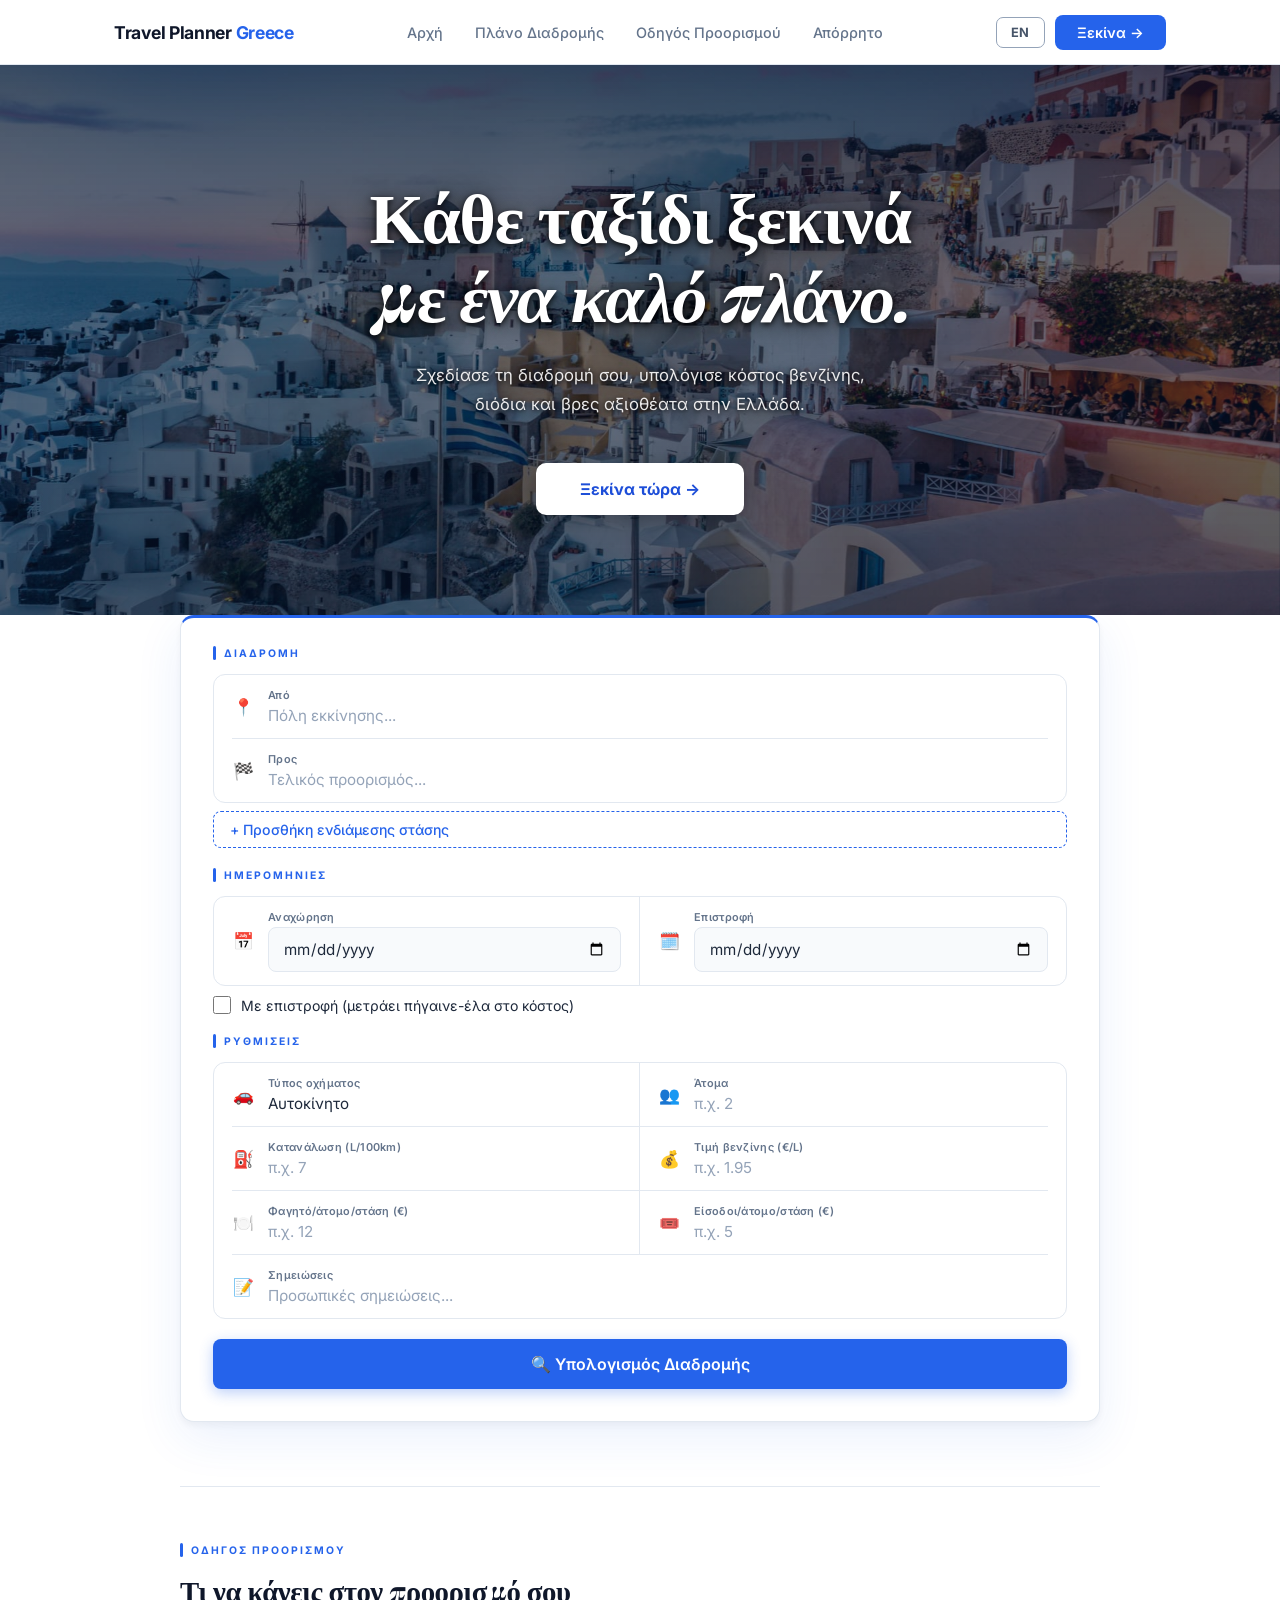
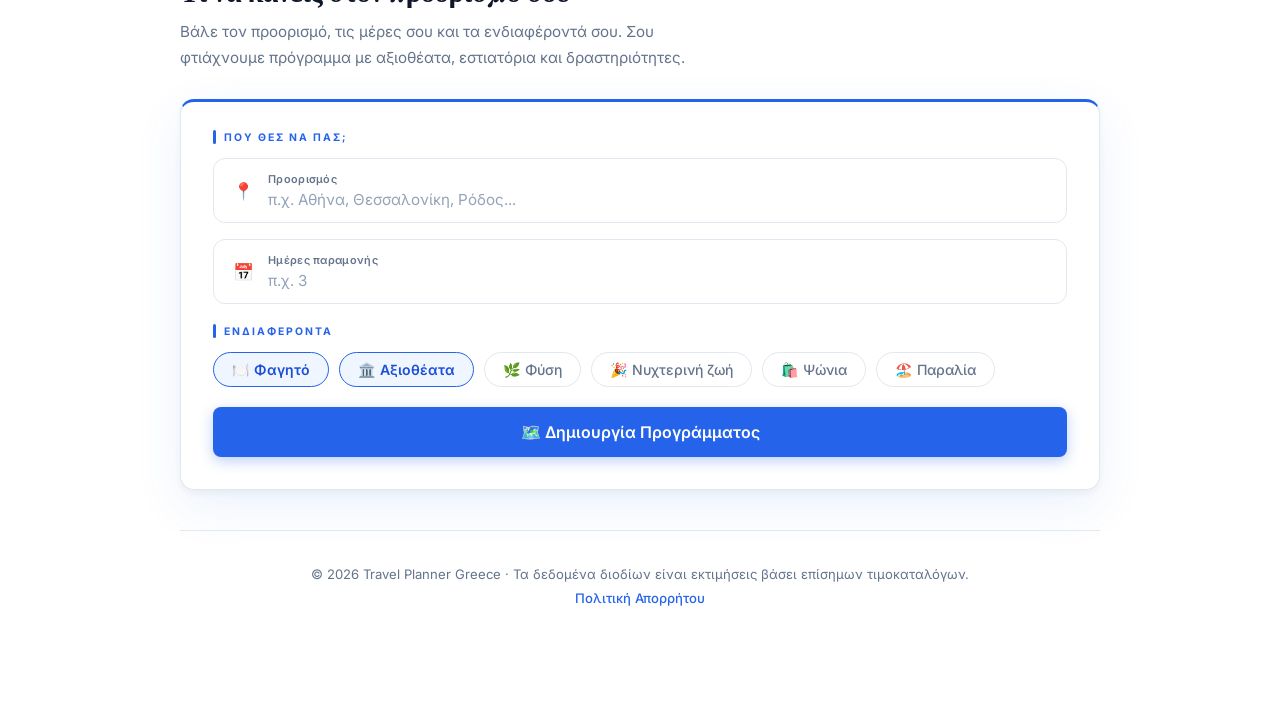
<file: index.html>
<!DOCTYPE html>
<html lang="el">
<head>
  <meta charset="UTF-8">
  <meta name="site-verify" content="site-verify=6ec7fcf6-9626-42ca-a555-736cf4e8a650" />
  <meta name="google-site-verification" content="bvA8eClbkTkx3-DwUSGobcHzk0W-1fA_h1eDxqetNL4" />
  <meta name="viewport" content="width=device-width, initial-scale=1.0">

  <!-- ── SEO ── -->
  <title>Travel Planner Greece | Υπολογισμός Κόστους Ταξιδιού στην Ελλάδα</title>
  <meta name="description" content="Δωρεάν εργαλείο για οργάνωση ταξιδιού στην Ελλάδα. Υπολόγισε κόστος βενζίνης, διοδίων και φαγητού, βρες αξιοθέατα και δες τον καιρό για τη διαδρομή σου.">
  <meta name="keywords" content="travel planner ελλάδα, υπολογισμός κόστους ταξιδιού, διόδια ελλάδα, κόστος ταξιδιού αυτοκίνητο, οδικό ταξίδι ελλάδα, route planner greece">
  <meta name="author" content="Travel Planner Greece">
  <meta name="robots" content="index, follow">
  <link rel="canonical" href="https://greek-travel-planner.netlify.app/">

  <!-- ── Open Graph (για social media) ── -->
  <meta property="og:type" content="website">
  <meta property="og:url" content="https://greek-travel-planner.netlify.app/">
  <meta property="og:title" content="Travel Planner Greece | Υπολογισμός Κόστους Ταξιδιού">
  <meta property="og:description" content="Οργάνωσε το οδικό σου ταξίδι στην Ελλάδα. Υπολόγισε βενζίνη, διόδια, φαγητό και βρες αξιοθέατα στη διαδρομή σου.">
  <meta property="og:image" content="https://greek-travel-planner.netlify.app/business-trip.png">
  <meta property="og:locale" content="el_GR">
  <meta property="og:site_name" content="Travel Planner Greece">

  <!-- ── Twitter Card ── -->
  <meta name="twitter:card" content="summary">
  <meta name="twitter:title" content="Travel Planner Greece | Υπολογισμός Κόστους Ταξιδιού">
  <meta name="twitter:description" content="Οργάνωσε το οδικό σου ταξίδι στην Ελλάδα. Βενζίνη, διόδια, καιρός και αξιοθέατα.">

  <!-- ── Structured Data (Schema.org) ── -->
  <script type="application/ld+json">
  {
    "@context": "https://schema.org",
    "@type": "WebApplication",
    "name": "Travel Planner Greece",
    "url": "https://greek-travel-planner.netlify.app/",
    "description": "Δωρεάν εργαλείο για οργάνωση οδικού ταξιδιού στην Ελλάδα. Υπολογισμός κόστους βενζίνης, διοδίων, φαγητού και εισόδων.",
    "applicationCategory": "TravelApplication",
    "operatingSystem": "Web",
    "offers": {
      "@type": "Offer",
      "price": "0",
      "priceCurrency": "EUR"
    },
    "inLanguage": "el",
    "areaServed": {
      "@type": "Country",
      "name": "Greece"
    }
  }
  </script>

  <link href="https://fonts.googleapis.com/css2?family=Inter:wght@300;400;500;600;700&family=Playfair+Display:ital,wght@0,700;0,800;1,700&display=swap" rel="stylesheet">
  <link rel="stylesheet" href="styles.css">
  <link rel="icon" type="image/png" sizes="30px" href="business-trip.png">
</head>
<body data-title-el="Travel Planner Greece | Υπολογισμός Κόστους Ταξιδιού στην Ελλάδα" data-title-en="Travel Planner Greece | Trip Cost Calculator for Greece">

<div class="loading-overlay" id="loader">
  <div class="loader"></div>
  <div class="loading-text" data-i18n="loading">Υπολογισμός διαδρομής...</div>
</div>

<!-- ── Navbar ── -->
<nav class="navbar">
  <div class="nav-inner">
    <div class="nav-logo">Travel Planner <span>Greece</span></div>
    <div class="nav-links" id="navLinks">
      <a href="#" data-i18n="nav_home">Αρχή</a>
      <a href="#planner" onclick="event.preventDefault();document.getElementById('planner').scrollIntoView({behavior:'smooth'})" data-i18n="nav_planner">Πλάνο Διαδρομής</a>
      <a href="#guide" onclick="event.preventDefault();document.getElementById('guide').scrollIntoView({behavior:'smooth'})" data-i18n="nav_guide">Οδηγός Προορισμού</a>
      <a href="privacy.html" data-i18n="nav_privacy">Απόρρητο</a>
    </div>
    <div style="display:flex;align-items:center;gap:10px;">
      <button class="lang-btn" id="langBtn">EN</button>
      <button class="nav-toggle" id="navToggle" type="button" aria-label="Menu" aria-expanded="false" aria-controls="navLinks">☰</button>
      <button class="nav-cta" onclick="document.querySelector('.card').scrollIntoView({behavior:'smooth'})" data-i18n="nav_cta">Ξεκίνα →</button>
    </div>
  </div>
</nav>

<!-- ── Hero ── -->
<section class="hero">

  <!-- Photo background with Ken Burns animation -->
  <div class="hero-bg" aria-hidden="true">
    <img src="Santorini.jpg" alt="" class="hero-img">
    <div class="hero-overlay"></div>
  </div>

  <div class="hero-inner">
<h1 class="hero-title" data-i18n-html="hero_title">Κάθε ταξίδι ξεκινά<br>με <span class="hero-accent">ένα καλό πλάνο.</span></h1>
    <p class="hero-subtitle" data-i18n-html="hero_subtitle">Σχεδίασε τη διαδρομή σου, υπολόγισε κόστος βενζίνης,<br>διόδια και βρες αξιοθέατα στην Ελλάδα.</p>
    <button class="hero-cta" onclick="document.querySelector('.card').scrollIntoView({behavior:'smooth'})" data-i18n="hero_cta">Ξεκίνα τώρα →</button>
  </div>
</section>

<!-- ── Planner ── -->
<div class="app" id="planner">

  <div class="card">

    <!-- Διαδρομή -->
    <div class="form-section-title" data-i18n="form_route">Διαδρομή</div>
    <div class="igc">
      <div class="igc-row">
        <span class="igc-icon">📍</span>
        <div class="igc-field">
          <span class="igc-label" data-i18n="form_from">Από</span>
          <input class="igc-input place-input" id="origin" type="text" placeholder="Πόλη εκκίνησης..." data-i18n-placeholder="from_ph">
          <div class="autocomplete-list"></div>
        </div>
      </div>
      <div id="stopsContainer"></div>
      <div class="igc-sep"></div>
      <div class="igc-row">
        <span class="igc-icon">🏁</span>
        <div class="igc-field">
          <span class="igc-label" data-i18n="form_to">Προς</span>
          <input class="igc-input place-input" id="destination" type="text" placeholder="Τελικός προορισμός..." data-i18n-placeholder="to_ph">
          <div class="autocomplete-list"></div>
        </div>
      </div>
    </div>
    <button class="add-stop-btn" id="addStopBtn" type="button" data-i18n="form_add_stop">
      + Προσθήκη ενδιάμεσης στάσης
    </button>

    <!-- Ημερομηνίες -->
    <div class="form-section-title" style="margin-top:20px;" data-i18n="form_dates">Ημερομηνίες</div>
    <div class="igc">
      <div class="igc-half">
        <div class="igc-row">
          <span class="igc-icon">📅</span>
          <div class="igc-field">
            <span class="igc-label" data-i18n="form_depart">Αναχώρηση</span>
            <input class="igc-input" type="date" id="dateFrom">
          </div>
        </div>
        <div class="igc-row">
          <span class="igc-icon">🗓️</span>
          <div class="igc-field">
            <span class="igc-label" data-i18n="form_return">Επιστροφή</span>
            <input class="igc-input" type="date" id="dateTo">
          </div>
        </div>
      </div>
    </div>

    <label class="round-trip">
      <input type="checkbox" id="roundTrip">
      <span data-i18n="form_round">Με επιστροφή (μετράει πήγαινε-έλα στο κόστος)</span>
    </label>

    <!-- Ρυθμίσεις -->
    <div class="form-section-title" style="margin-top:20px;" data-i18n="form_settings">Ρυθμίσεις</div>
    <div class="igc">
      <div class="igc-half">
        <div class="igc-row">
          <span class="igc-icon">🚗</span>
          <div class="igc-field">
            <span class="igc-label" data-i18n="form_vehicle">Τύπος οχήματος</span>
            <select class="igc-input" id="vehicleType">
              <option value="1.0" data-i18n="v_car">Αυτοκίνητο</option>
              <option value="0.5" data-i18n="v_moto">Μοτοσυκλέτα</option>
              <option value="1.4" data-i18n="v_trailer">Αυτοκίνητο με ρυμουλκό</option>
              <option value="2.0" data-i18n="v_truck">Φορτηγό</option>
            </select>
          </div>
        </div>
        <div class="igc-row">
          <span class="igc-icon">👥</span>
          <div class="igc-field">
            <span class="igc-label" data-i18n="form_people">Άτομα</span>
            <input class="igc-input" id="people" type="number" min="1" placeholder="π.χ. 2" data-i18n-placeholder="people_ph">
          </div>
        </div>
      </div>
      <div class="igc-sep"></div>
      <div class="igc-half">
        <div class="igc-row">
          <span class="igc-icon">⛽</span>
          <div class="igc-field">
            <span class="igc-label" data-i18n="form_fuel_cons">Κατανάλωση (L/100km)</span>
            <input class="igc-input" id="fuelConsumption" type="number" step="0.1" min="0" placeholder="π.χ. 7" data-i18n-placeholder="fuel_cons_ph">
          </div>
        </div>
        <div class="igc-row">
          <span class="igc-icon">💰</span>
          <div class="igc-field">
            <span class="igc-label" data-i18n="form_fuel_price">Τιμή βενζίνης (€/L)</span>
            <input class="igc-input" id="fuelPrice" type="number" step="0.01" min="0" placeholder="π.χ. 1.95" data-i18n-placeholder="fuel_price_ph">
          </div>
        </div>
      </div>
      <div class="igc-sep"></div>
      <div class="igc-half">
        <div class="igc-row">
          <span class="igc-icon">🍽️</span>
          <div class="igc-field">
            <span class="igc-label" data-i18n="form_food_lbl">Φαγητό/άτομο/στάση (€)</span>
            <input class="igc-input" id="foodPerStop" type="number" step="1" min="0" placeholder="π.χ. 12" data-i18n-placeholder="food_ph">
          </div>
        </div>
        <div class="igc-row">
          <span class="igc-icon">🎟️</span>
          <div class="igc-field">
            <span class="igc-label" data-i18n="form_entry_lbl">Είσοδοι/άτομο/στάση (€)</span>
            <input class="igc-input" id="entryPerStop" type="number" step="1" min="0" placeholder="π.χ. 5" data-i18n-placeholder="entry_ph">
          </div>
        </div>
      </div>
      <div class="igc-sep"></div>
      <div class="igc-row">
        <span class="igc-icon">📝</span>
        <div class="igc-field">
          <span class="igc-label" data-i18n="form_notes">Σημειώσεις</span>
          <input class="igc-input" id="notes" type="text" placeholder="Προσωπικές σημειώσεις..." data-i18n-placeholder="notes_ph">
        </div>
      </div>
    </div>

    <div id="errorBox"></div>

    <button class="search-btn" id="searchBtn" type="button" data-i18n="search_btn">
      🔍 Υπολογισμός Διαδρομής
    </button>
  </div>

  <!-- Results -->
  <div id="results" style="display:none; margin-top:32px;">

    <div class="results-header">
      <h2 id="routeTitle">Πλάνο Ταξιδιού</h2>
      <div class="trip-meta">
        <div class="meta-chip">📅 <span id="metaDates">–</span></div>
        <div class="meta-chip">👥 <span id="metaPeople">–</span></div>
        <div class="meta-chip"><span id="metaVehicleIcon">🚗</span> <span id="metaVehicle">–</span></div>
        <div class="meta-chip">📝 <span id="metaNotes">–</span></div>
      </div>
    </div>

    <div style="margin-bottom:16px;">
      <a id="mapsLink" href="#" target="_blank" data-i18n="res_maps"
         style="font-size:0.88rem; color:var(--blue); font-weight:600; text-decoration:none;">
        🗺️ Άνοιγμα στο Google Maps ↗
      </a>
      <button class="share-btn" id="shareBtn" type="button" data-i18n="share_btn">🔗 Κοινοποίηση</button>
    </div>

    <p class="official-note" data-i18n="res_official_note">ℹ️ Τα στοιχεία είναι κατά προσέγγιση. Για σιγουριά, έλεγξε πριν από το ταξίδι τις επίσημες σελίδες, κυρίως των ακτοπλοϊκών εταιρειών για δρομολόγια και τιμές.</p>

    <p class="round-trip-note" id="roundTripNote" style="display:none;"></p>

    <div class="sum-grid">
      <div class="sum-box">
        <small data-i18n="res_distance">Απόσταση</small>
        <strong id="sumDistance">–</strong>
      </div>
      <div class="sum-box">
        <small data-i18n="res_duration">Χρόνος</small>
        <strong id="sumDuration">–</strong>
      </div>
      <div class="sum-box">
        <small data-i18n="res_stops">Στάσεις</small>
        <strong id="sumStops">–</strong>
      </div>
      <div class="sum-box sum-box-total">
        <small data-i18n="res_total_cost">Εκτιμώμενο συνολικό κόστος</small>
        <strong id="sumTotalCost">–</strong>
      </div>
    </div>

    <div id="seaOptions"></div>

    <div class="leg-card toll-card" id="tollCard">
      <div class="leg-head" onclick="toggleTollCard()">
        <div>
          <h3 data-i18n="res_tolls_h">🛣️ Διόδια</h3>
          <p><span data-i18n="res_tolls_sub">Επίλεξε αυτοκινητόδρομους που θα περάσεις · </span><span id="tollSumInline">0.00€</span></p>
        </div>
        <div id="tollCardIcon">▾</div>
      </div>
      <div class="leg-body" id="tollCardBody">
        <div id="tollPickerInner"></div>
      </div>
    </div>

    <div class="toll-print" id="tollPrintSummary"></div>
    <div class="toll-print" id="vehiclePrintSummary"></div>

    <div class="stops-title" data-i18n="res_plan">Αναλυτικό Πλάνο</div>
    <div id="legs"></div>

    <div class="pdf-section">
      <div class="pdf-note" data-i18n="res_pdf_note">
        💡 Τα κόστη είναι εκτιμήσεις βάσει των επιλογών σου.
      </div>
      <button class="pdf-btn" id="pdfBtn" type="button" data-i18n="res_pdf_btn">
        📄 Αποθήκευση ως PDF
      </button>
    </div>

  </div>

  <!-- ── Destination Guide ── -->
  <div id="guide" style="margin-top:64px; padding-top:56px; border-top:1px solid var(--border);">

    <div style="margin-bottom:28px;">
      <div class="form-section-title" data-i18n="guide_label">Οδηγός Προορισμού</div>
      <h2 style="font-family:'Playfair Display',serif;font-size:1.8rem;color:var(--navy);margin:6px 0 10px;letter-spacing:-0.5px;" data-i18n="guide_heading">Τι να κάνεις στον προορισμό σου</h2>
      <p style="color:var(--text-muted);font-size:0.95rem;line-height:1.7;max-width:540px;" data-i18n="guide_desc">Βάλε τον προορισμό, τις μέρες σου και τα ενδιαφέροντά σου. Σου φτιάχνουμε πρόγραμμα με αξιοθέατα, εστιατόρια και δραστηριότητες.</p>
    </div>

    <div class="card">
      <div class="form-section-title" data-i18n="guide_where">Πού θες να πας;</div>

      <div class="igc" style="margin-bottom:16px;">
        <div class="igc-row">
          <span class="igc-icon">📍</span>
          <div class="igc-field">
            <span class="igc-label" data-i18n="guide_dest">Προορισμός</span>
            <input class="igc-input place-input" id="guideDestination" type="text" placeholder="π.χ. Αθήνα, Θεσσαλονίκη, Ρόδος..." data-i18n-placeholder="guide_dest_ph">
            <div class="autocomplete-list"></div>
          </div>
        </div>
      </div>

      <div class="igc" style="margin-bottom:20px;">
        <div class="igc-row">
          <span class="igc-icon">📅</span>
          <div class="igc-field">
            <span class="igc-label" data-i18n="guide_days">Ημέρες παραμονής</span>
            <input class="igc-input" id="guideDays" type="number" min="1" max="14" placeholder="π.χ. 3" data-i18n-placeholder="guide_days_ph">
          </div>
        </div>
      </div>

      <div class="form-section-title" data-i18n="guide_interests">Ενδιαφέροντα</div>
      <div class="interest-pills">
        <label class="interest-pill">
          <input type="checkbox" value="catering.restaurant,catering.cafe" name="interest" checked>
          <span data-i18n="p_food">🍽️ Φαγητό</span>
        </label>
        <label class="interest-pill">
          <input type="checkbox" value="tourism.attraction,tourism.sights,entertainment.museum" name="interest" checked>
          <span data-i18n="p_sights">🏛️ Αξιοθέατα</span>
        </label>
        <label class="interest-pill">
          <input type="checkbox" value="leisure.park,natural" name="interest">
          <span data-i18n="p_nature">🌿 Φύση</span>
        </label>
        <label class="interest-pill">
          <input type="checkbox" value="adult.nightclub,catering.bar" name="interest">
          <span data-i18n="p_night">🎉 Νυχτερινή ζωή</span>
        </label>
        <label class="interest-pill">
          <input type="checkbox" value="commercial.shopping_mall,commercial" name="interest">
          <span data-i18n="p_shop">🛍️ Ψώνια</span>
        </label>
        <label class="interest-pill">
          <input type="checkbox" value="beach,natural.water" name="interest">
          <span data-i18n="p_beach">🏖️ Παραλία</span>
        </label>
      </div>

      <div id="guideErrorBox"></div>

      <button class="search-btn" id="guideSearchBtn" type="button" style="margin-top:20px;" data-i18n="guide_btn">
        🗺️ Δημιουργία Προγράμματος
      </button>
    </div>

    <div id="guideResults" style="display:none; margin-top:32px;">
      <h2 id="guideResultsTitle" style="font-family:'Playfair Display',serif;font-size:1.6rem;color:var(--navy);margin-bottom:20px;">Πρόγραμμα</h2>
      <div id="guideDayCards"></div>
    </div>

  </div>

  <!-- Footer -->
  <footer class="site-footer">
    <p data-i18n="footer_copy">© 2026 Travel Planner Greece · Τα δεδομένα διοδίων είναι εκτιμήσεις βάσει επίσημων τιμοκαταλόγων.</p>
    <p><a href="privacy.html" data-i18n="footer_privacy">Πολιτική Απορρήτου</a></p>
  </footer>

</div>

<script src="ferries.js"></script>
<script src="app.js"></script>
</body>
</html>
</file>
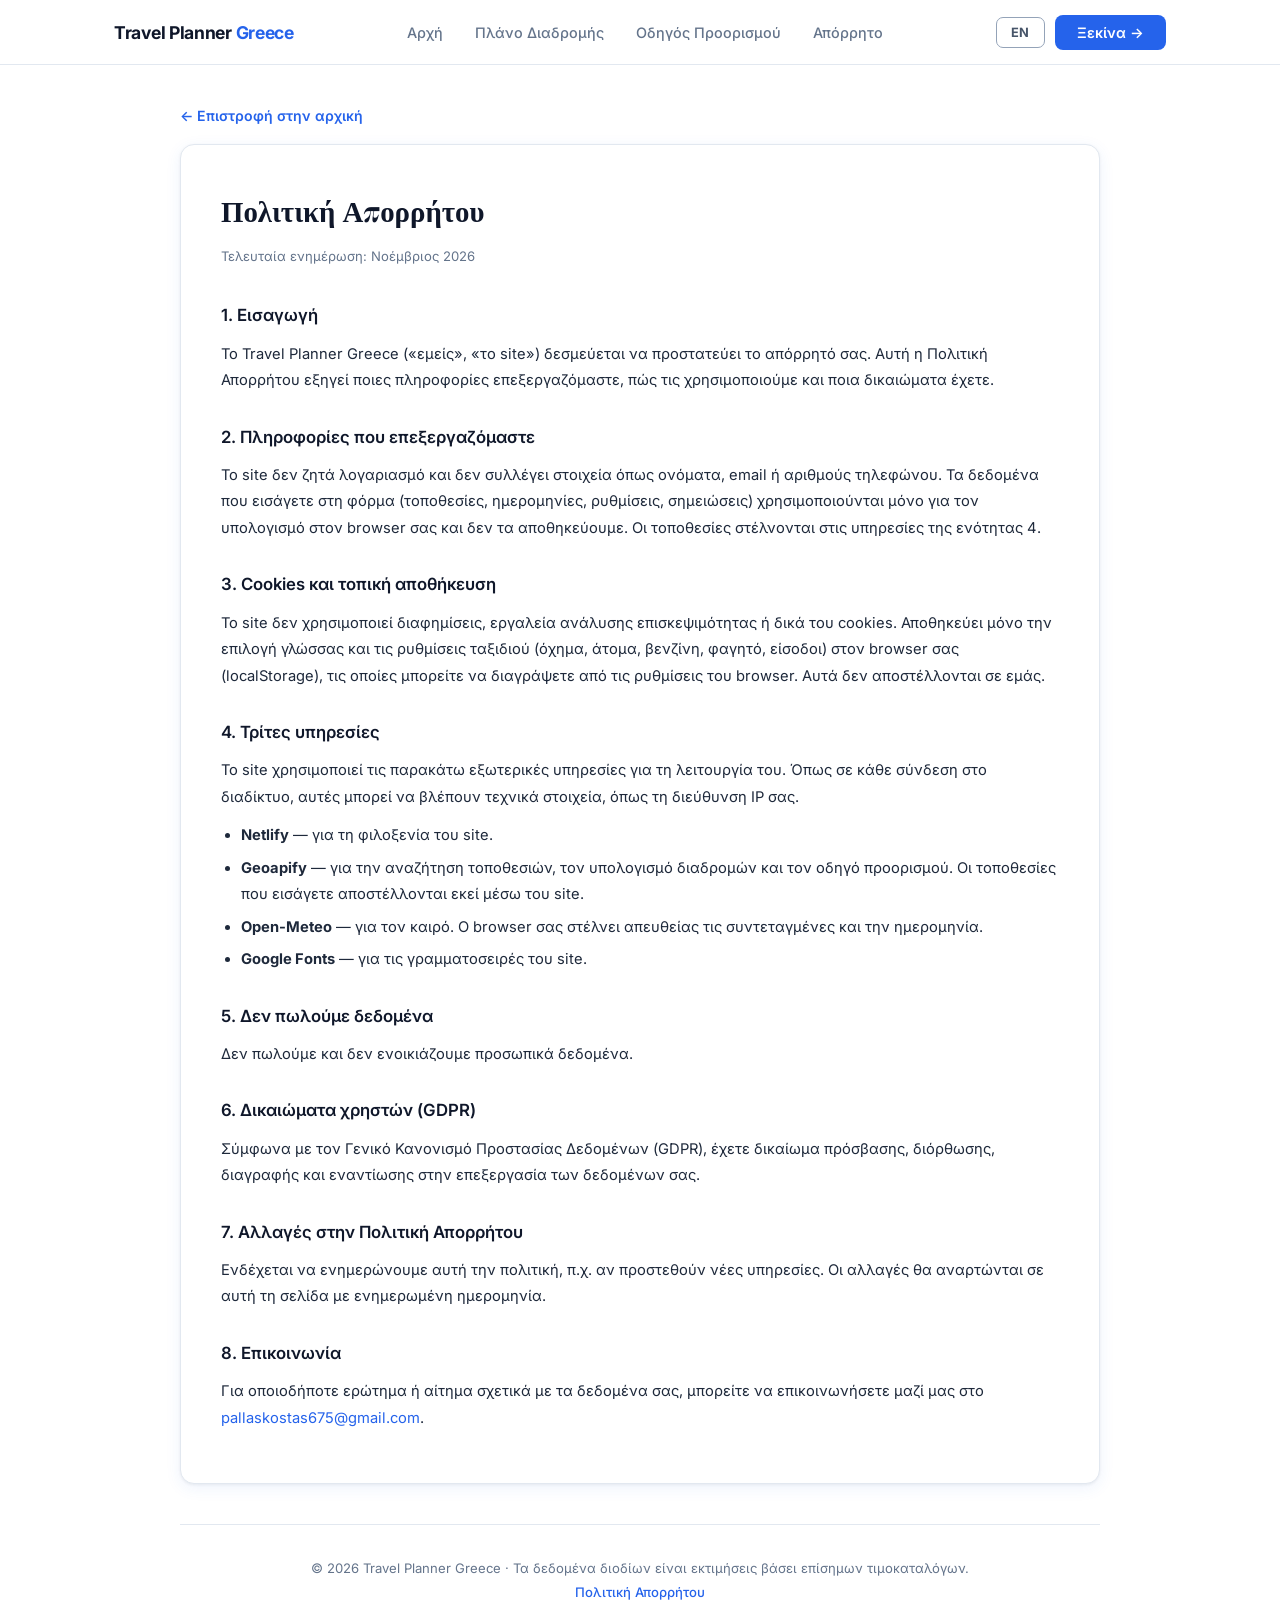
<file: privacy.html>
<!DOCTYPE html>
<html lang="el">
<head>
  <meta charset="UTF-8">
  <meta name="viewport" content="width=device-width, initial-scale=1.0">
  <title>Πολιτική Απορρήτου | Travel Planner Greece</title>
  <meta name="description" content="Πολιτική Απορρήτου του Travel Planner Greece.">
  <meta name="robots" content="index, follow">
  <link rel="canonical" href="https://greek-travel-planner.netlify.app/privacy">
  <link href="https://fonts.googleapis.com/css2?family=Inter:wght@300;400;500;600;700&family=Playfair+Display:ital,wght@0,700;0,800;1,700&display=swap" rel="stylesheet">
  <link rel="stylesheet" href="styles.css">
  <link rel="icon" type="image/png" sizes="30px" href="business-trip.png">
  <style>
    .privacy-card {
      background: white;
      border-radius: var(--radius);
      box-shadow: var(--shadow);
      border: 1px solid var(--border);
      padding: 40px;
      line-height: 1.8;
    }
    .privacy-card h1 {
      font-family: 'Playfair Display', serif;
      color: var(--navy);
      font-size: 1.8rem;
      margin-bottom: 8px;
    }
    .privacy-card .updated {
      font-size: 0.82rem;
      color: var(--text-muted);
      margin-bottom: 32px;
    }
    .privacy-card h2 {
      font-size: 1.05rem;
      font-weight: 600;
      color: var(--navy);
      margin: 28px 0 10px;
    }
    .privacy-card p {
      color: var(--text);
      font-size: 0.92rem;
      margin-bottom: 12px;
    }
    .privacy-card ul {
      padding-left: 20px;
      margin-bottom: 12px;
    }
    .privacy-card ul li {
      color: var(--text);
      font-size: 0.92rem;
      margin-bottom: 6px;
    }
    .privacy-card a {
      color: var(--blue);
      text-decoration: none;
    }
    .privacy-card a:hover { text-decoration: underline; }
    .back-link {
      display: inline-flex;
      align-items: center;
      gap: 6px;
      color: var(--blue);
      font-size: 0.88rem;
      font-weight: 600;
      text-decoration: none;
      margin-bottom: 20px;
    }
    .back-link:hover { text-decoration: underline; }
  </style>
</head>
<body data-title-el="Πολιτική Απορρήτου | Travel Planner Greece" data-title-en="Privacy Policy | Travel Planner Greece">

<!-- ── Navbar ── -->
<nav class="navbar">
  <div class="nav-inner">
    <div class="nav-logo"><a href="index.html" style="text-decoration:none;color:inherit;">Travel Planner <span>Greece</span></a></div>
    <div class="nav-links" id="navLinks">
      <a href="index.html" data-i18n="nav_home">Αρχή</a>
      <a href="index.html#planner" data-i18n="nav_planner">Πλάνο Διαδρομής</a>
      <a href="index.html#guide" data-i18n="nav_guide">Οδηγός Προορισμού</a>
      <a href="privacy.html" data-i18n="nav_privacy">Απόρρητο</a>
    </div>
    <div style="display:flex;align-items:center;gap:10px;">
      <button class="lang-btn" id="langBtn">EN</button>
      <button class="nav-toggle" id="navToggle" type="button" aria-label="Menu" aria-expanded="false" aria-controls="navLinks">☰</button>
      <a href="index.html" class="nav-cta" data-i18n="nav_cta">Ξεκίνα →</a>
    </div>
  </div>
</nav>

<div class="app" style="padding-top: 40px;">

  <a href="index.html" class="back-link" data-i18n="nav_back">← Επιστροφή στην αρχική</a>

  <div class="privacy-card lang-el">
    <h1>Πολιτική Απορρήτου</h1>
    <p class="updated">Τελευταία ενημέρωση: Νοέμβριος 2026</p>

    <h2>1. Εισαγωγή</h2>
    <p>Το Travel Planner Greece («εμείς», «το site») δεσμεύεται να προστατεύει το απόρρητό σας. Αυτή η Πολιτική Απορρήτου εξηγεί ποιες πληροφορίες επεξεργαζόμαστε, πώς τις χρησιμοποιούμε και ποια δικαιώματα έχετε.</p>

    <h2>2. Πληροφορίες που επεξεργαζόμαστε</h2>
    <p>Το site δεν ζητά λογαριασμό και δεν συλλέγει στοιχεία όπως ονόματα, email ή αριθμούς τηλεφώνου. Τα δεδομένα που εισάγετε στη φόρμα (τοποθεσίες, ημερομηνίες, ρυθμίσεις, σημειώσεις) χρησιμοποιούνται μόνο για τον υπολογισμό στον browser σας και δεν τα αποθηκεύουμε. Οι τοποθεσίες στέλνονται στις υπηρεσίες της ενότητας 4.</p>

    <h2>3. Cookies και τοπική αποθήκευση</h2>
    <p>Το site δεν χρησιμοποιεί διαφημίσεις, εργαλεία ανάλυσης επισκεψιμότητας ή δικά του cookies. Αποθηκεύει μόνο την επιλογή γλώσσας και τις ρυθμίσεις ταξιδιού (όχημα, άτομα, βενζίνη, φαγητό, είσοδοι) στον browser σας (localStorage), τις οποίες μπορείτε να διαγράψετε από τις ρυθμίσεις του browser. Αυτά δεν αποστέλλονται σε εμάς.</p>

    <h2>4. Τρίτες υπηρεσίες</h2>
    <p>Το site χρησιμοποιεί τις παρακάτω εξωτερικές υπηρεσίες για τη λειτουργία του. Όπως σε κάθε σύνδεση στο διαδίκτυο, αυτές μπορεί να βλέπουν τεχνικά στοιχεία, όπως τη διεύθυνση IP σας.</p>
    <ul>
      <li><strong>Netlify</strong> — για τη φιλοξενία του site.</li>
      <li><strong>Geoapify</strong> — για την αναζήτηση τοποθεσιών, τον υπολογισμό διαδρομών και τον οδηγό προορισμού. Οι τοποθεσίες που εισάγετε αποστέλλονται εκεί μέσω του site.</li>
      <li><strong>Open-Meteo</strong> — για τον καιρό. Ο browser σας στέλνει απευθείας τις συντεταγμένες και την ημερομηνία.</li>
      <li><strong>Google Fonts</strong> — για τις γραμματοσειρές του site.</li>
    </ul>

    <h2>5. Δεν πωλούμε δεδομένα</h2>
    <p>Δεν πωλούμε και δεν ενοικιάζουμε προσωπικά δεδομένα.</p>

    <h2>6. Δικαιώματα χρηστών (GDPR)</h2>
    <p>Σύμφωνα με τον Γενικό Κανονισμό Προστασίας Δεδομένων (GDPR), έχετε δικαίωμα πρόσβασης, διόρθωσης, διαγραφής και εναντίωσης στην επεξεργασία των δεδομένων σας.</p>

    <h2>7. Αλλαγές στην Πολιτική Απορρήτου</h2>
    <p>Ενδέχεται να ενημερώνουμε αυτή την πολιτική, π.χ. αν προστεθούν νέες υπηρεσίες. Οι αλλαγές θα αναρτώνται σε αυτή τη σελίδα με ενημερωμένη ημερομηνία.</p>

    <h2>8. Επικοινωνία</h2>
    <p>Για οποιοδήποτε ερώτημα ή αίτημα σχετικά με τα δεδομένα σας, μπορείτε να επικοινωνήσετε μαζί μας στο <a href="mailto:pallaskostas675@gmail.com">pallaskostas675@gmail.com</a>.</p>
  </div>

  <div class="privacy-card lang-en">
    <h1>Privacy Policy</h1>
    <p class="updated">Last updated: November 2026</p>

    <h2>1. Introduction</h2>
    <p>Travel Planner Greece ("we", "the site") is committed to protecting your privacy. This policy explains what information we process, how we use it and what rights you have.</p>

    <h2>2. Information we process</h2>
    <p>The site does not require an account and does not collect details such as names, email addresses or phone numbers. The data you enter in the form (locations, dates, settings, notes) is used only for the calculation in your browser and we do not store it. Locations are sent to the services listed in section 4.</p>

    <h2>3. Cookies and local storage</h2>
    <p>The site does not use advertising, analytics tools or cookies of its own. It only saves your language choice and trip settings (vehicle, people, fuel, food, entries) in your browser (localStorage), which you can delete in your browser settings. These are not sent to us.</p>

    <h2>4. Third-party services</h2>
    <p>The site uses the following external services to work. As with any internet connection, they may see technical details such as your IP address.</p>
    <ul>
      <li><strong>Netlify</strong> — hosts the site.</li>
      <li><strong>Geoapify</strong> — location search, route calculation and the destination guide. The locations you enter are sent there through the site.</li>
      <li><strong>Open-Meteo</strong> — weather. Your browser sends the coordinates and date directly.</li>
      <li><strong>Google Fonts</strong> — the site's fonts.</li>
    </ul>

    <h2>5. We do not sell data</h2>
    <p>We do not sell or rent personal data.</p>

    <h2>6. Your rights (GDPR)</h2>
    <p>Under the General Data Protection Regulation (GDPR), you have the right to access, correct and delete your data and to object to its processing.</p>

    <h2>7. Changes to this policy</h2>
    <p>We may update this policy, for example if new services are added. Changes will be posted on this page with an updated date.</p>

    <h2>8. Contact</h2>
    <p>For any question or request about your data, you can contact us at <a href="mailto:pallaskostas675@gmail.com">pallaskostas675@gmail.com</a>.</p>
  </div>

  <footer class="site-footer">
    <p data-i18n="footer_copy">© 2026 Travel Planner Greece · Τα δεδομένα διοδίων είναι εκτιμήσεις βάσει επίσημων τιμοκαταλόγων.</p>
    <p><a href="privacy.html" data-i18n="footer_privacy">Πολιτική Απορρήτου</a></p>
  </footer>

</div>
<script src="ferries.js"></script>
<script src="app.js"></script>
</body>
</html>
</file>
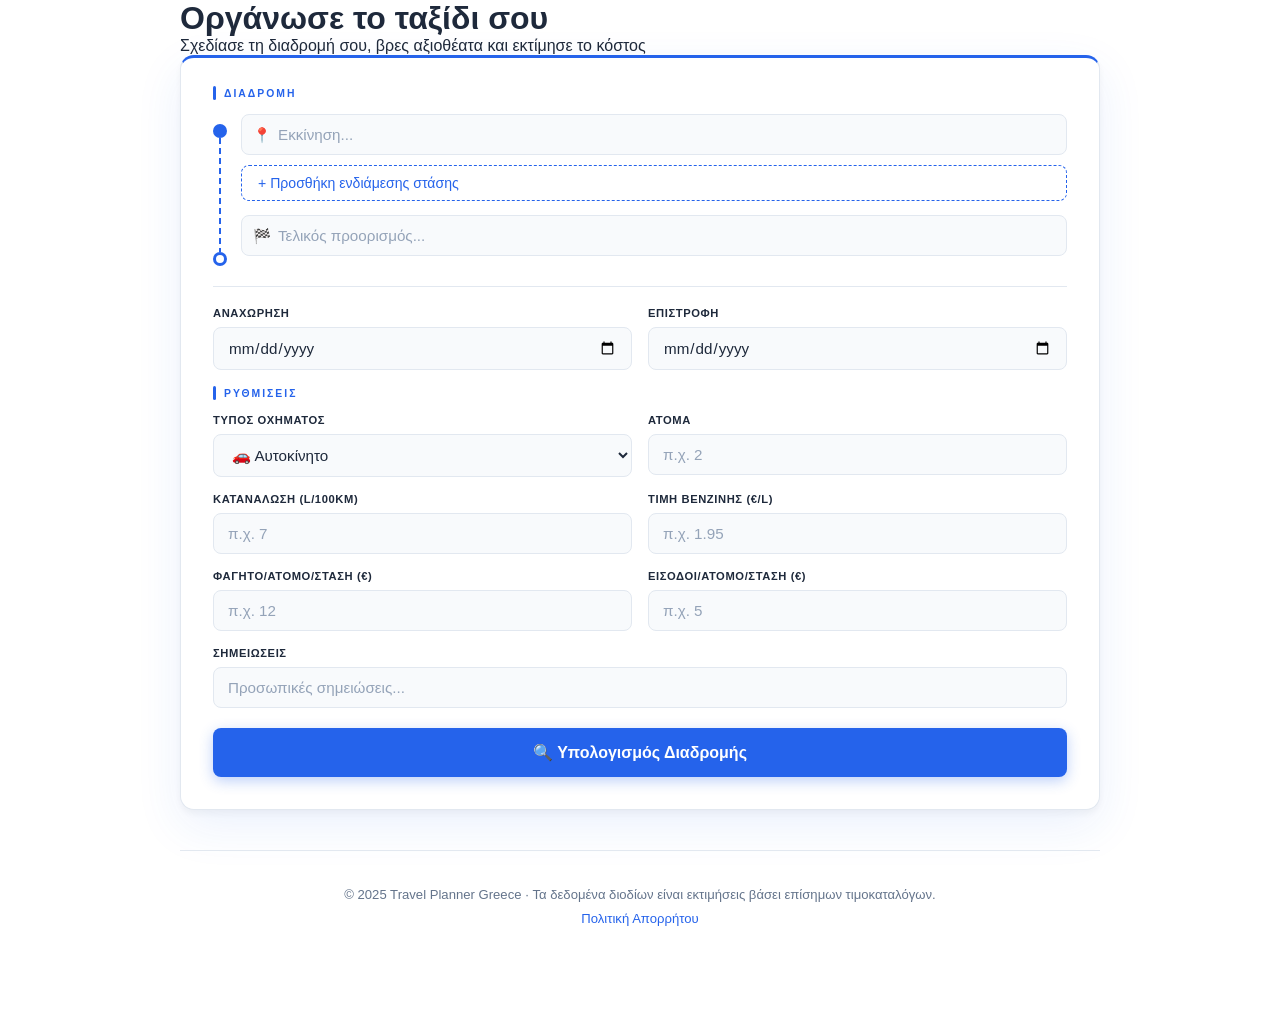
<file: test.html>
<!DOCTYPE html>
<html lang="el">
<head>
  <meta charset="UTF-8">
  <meta name="site-verify" content="site-verify=ad556e09-bd9d-4ac8-a7eb-257b04bb8ad0" />
  <meta name="viewport" content="width=device-width, initial-scale=1.0">

  <!-- ── SEO ── -->
  <title>Travel Planner Greece | Υπολογισμός Κόστους Ταξιδιού στην Ελλάδα</title>
  <meta name="description" content="Δωρεάν εργαλείο για οργάνωση ταξιδιού στην Ελλάδα. Υπολόγισε κόστος βενζίνης, διοδίων και φαγητού, βρες αξιοθέατα και δες τον καιρό για τη διαδρομή σου.">
  <meta name="keywords" content="travel planner ελλάδα, υπολογισμός κόστους ταξιδιού, διόδια ελλάδα, κόστος ταξιδιού αυτοκίνητο, οδικό ταξίδι ελλάδα, route planner greece">
  <meta name="author" content="Travel Planner Greece">
  <meta name="robots" content="index, follow">
  <link rel="canonical" href="https://www.travelplanner.gr/">

  <!-- ── Open Graph (για social media) ── -->
  <meta property="og:type" content="website">
  <meta property="og:url" content="https://www.travelplanner.gr/">
  <meta property="og:title" content="Travel Planner Greece | Υπολογισμός Κόστους Ταξιδιού">
  <meta property="og:description" content="Οργάνωσε το οδικό σου ταξίδι στην Ελλάδα. Υπολόγισε βενζίνη, διόδια, φαγητό και βρες αξιοθέατα στη διαδρομή σου.">
  <meta property="og:image" content="https://www.travelplanner.gr/business-trip.png">
  <meta property="og:locale" content="el_GR">
  <meta property="og:site_name" content="Travel Planner Greece">

  <!-- ── Twitter Card ── -->
  <meta name="twitter:card" content="summary">
  <meta name="twitter:title" content="Travel Planner Greece | Υπολογισμός Κόστους Ταξιδιού">
  <meta name="twitter:description" content="Οργάνωσε το οδικό σου ταξίδι στην Ελλάδα. Βενζίνη, διόδια, καιρός και αξιοθέατα.">

  <!-- ── Structured Data (Schema.org) ── -->
  <script type="application/ld+json">
  {
    "@context": "https://schema.org",
    "@type": "WebApplication",
    "name": "Travel Planner Greece",
    "url": "https://www.travelplanner.gr/",
    "description": "Δωρεάν εργαλείο για οργάνωση οδικού ταξιδιού στην Ελλάδα. Υπολογισμός κόστους βενζίνης, διοδίων, φαγητού και εισόδων.",
    "applicationCategory": "TravelApplication",
    "operatingSystem": "Web",
    "offers": {
      "@type": "Offer",
      "price": "0",
      "priceCurrency": "EUR"
    },
    "inLanguage": "el",
    "areaServed": {
      "@type": "Country",
      "name": "Greece"
    }
  }
  </script>

  <link href="https://fonts.googleapis.com/css2?family=DM+Serif+Display:ital@0;1&family=DM+Sans:wght@300;400;500;600&display=swap" rel="stylesheet">
  <link rel="stylesheet" href="styles.css">
  <link rel="icon" type="image/png" sizes="30px" href="business-trip.png">
</head>
<body>

<div class="loading-overlay" id="loader">
  <div class="loader"></div>
  <div class="loading-text">Υπολογισμός διαδρομής... </div>
</div>

<div class="app">
  <div class="header">
    <span class="header-icon"></span>
    <h1>Οργάνωσε το ταξίδι σου</h1>
    <p>Σχεδίασε τη διαδρομή σου, βρες αξιοθέατα και εκτίμησε το κόστος</p>
  </div>

  <div class="card">
    <div class="form-section-title">Διαδρομή</div>
    <div class="route-wrapper">
      <div class="route-line" id="routeLine">
        <div class="dot filled"></div>
        <div class="line-seg"></div>
        <div class="dot" id="destDot"></div>
      </div>
      <div class="route-inputs">
        <div class="input-row">
          <div class="input-wrap" style="position:relative;">
            <span class="input-icon">📍</span>
            <input class="form-input place-input" id="origin" type="text" placeholder="Εκκίνηση...">
            <div class="autocomplete-list"></div>
          </div>
        </div>
        <div id="stopsContainer"></div>
        <button class="add-stop-btn" id="addStopBtn" type="button">
          + Προσθήκη ενδιάμεσης στάσης
        </button>
        <div class="input-row" style="margin-top:4px;">
          <div class="input-wrap" style="position:relative;">
            <span class="input-icon">🏁</span>
            <input class="form-input place-input" id="destination" type="text" placeholder="Τελικός προορισμός...">
            <div class="autocomplete-list"></div>
          </div>
        </div>
      </div>
    </div>

    <div class="divider"></div>

    <div class="form-row">
      <div class="form-group">
        <label>Αναχώρηση</label>
        <input type="date" id="dateFrom">
      </div>
      <div class="form-group">
        <label>Επιστροφή</label>
        <input type="date" id="dateTo">
      </div>
    </div>

    <div class="form-section-title" style="margin-top:16px;">Ρυθμίσεις</div>
    <div class="form-row">
      <div class="form-group">
        <label>Τύπος οχήματος</label>
        <select class="form-input form-select" id="vehicleType" style="padding-left:14px; cursor:pointer;">
          <option value="1.0">🚗 Αυτοκίνητο</option>
          <option value="0.5">🏍️ Μοτοσυκλέτα</option>
          <option value="1.4">🚙 Αυτοκίνητο με ρυμουλκό</option>
          <option value="2.0">🚛 Φορτηγό</option>
        </select>
      </div>
      <div class="form-group">
        <label>Άτομα</label>
        <input class="form-input" id="people" type="number" min="1" placeholder="π.χ. 2" style="padding-left:14px;">
      </div>
      <div class="form-group">
        <label>Κατανάλωση (L/100km)</label>
        <input class="form-input" id="fuelConsumption" type="number" step="0.1" min="0" placeholder="π.χ. 7" style="padding-left:14px;">
      </div>
      <div class="form-group">
        <label>Τιμή βενζίνης (€/L)</label>
        <input class="form-input" id="fuelPrice" type="number" step="0.01" min="0" placeholder="π.χ. 1.95" style="padding-left:14px;">
      </div>
      <div class="form-group">
        <label>Φαγητό/άτομο/στάση (€)</label>
        <input class="form-input" id="foodPerStop" type="number" step="1" min="0" placeholder="π.χ. 12" style="padding-left:14px;">
      </div>
      <div class="form-group">
        <label>Είσοδοι/άτομο/στάση (€)</label>
        <input class="form-input" id="entryPerStop" type="number" step="1" min="0" placeholder="π.χ. 5" style="padding-left:14px;">
      </div>
    </div>

    <div class="form-group" style="margin-bottom:0;">
      <label>Σημειώσεις</label>
      <input class="form-input" id="notes" type="text" placeholder="Προσωπικές σημειώσεις..." style="padding-left:14px;">
    </div>

    <div id="errorBox"></div>

    <button class="search-btn" id="searchBtn" type="button">
      🔍 Υπολογισμός Διαδρομής
    </button>
  </div>

  <!-- Results -->
  <div id="results" style="display:none; margin-top:32px;">

    <div class="results-header">
      <h2 id="routeTitle">Πλάνο Ταξιδιού</h2>
      <div class="trip-meta">
        <div class="meta-chip">📅 <span id="metaDates">–</span></div>
        <div class="meta-chip">👥 <span id="metaPeople">–</span></div>
        <div class="meta-chip"><span id="metaVehicleIcon">🚗</span> <span id="metaVehicle">–</span></div>
        <div class="meta-chip">📝 <span id="metaNotes">–</span></div>
      </div>
    </div>

    <div style="margin-bottom:16px;">
      <a id="mapsLink" href="#" target="_blank"
         style="font-size:0.88rem; color:var(--sky-dark); font-weight:600; text-decoration:none;">
        🗺️ Άνοιγμα στο Google Maps ↗
      </a>
    </div>

    <div class="sum-grid">
      <div class="sum-box">
        <small>Απόσταση</small>
        <strong id="sumDistance">–</strong>
      </div>
      <div class="sum-box">
        <small>Χρόνος</small>
        <strong id="sumDuration">–</strong>
      </div>
      <div class="sum-box">
        <small>Στάσεις</small>
        <strong id="sumStops">–</strong>
      </div>
      <div class="sum-box sum-box-total">
        <small>Εκτιμώμενο συνολικό κόστος</small>
        <strong id="sumTotalCost">–</strong>
      </div>
    </div>

    <div class="leg-card toll-card" id="tollCard">
      <div class="leg-head" onclick="toggleTollCard()">
        <div>
          <h3>🛣️ Διόδια</h3>
          <p>Επίλεξε αυτοκινητόδρομους που θα περάσεις · <span id="tollSumInline">0.00€</span></p>
        </div>
        <div id="tollCardIcon">▾</div>
      </div>
      <div class="leg-body" id="tollCardBody">
        <div id="tollPickerInner"></div>
      </div>
    </div>

    <div class="stops-title">Αναλυτικό Πλάνο</div>
    <div id="legs"></div>

    <div class="pdf-section">
      <div class="pdf-note">
        💡 Τα κόστη είναι εκτιμήσεις βάσει των επιλογών σου.
      </div>
      <button class="pdf-btn" id="pdfBtn" type="button">
        📄 Αποθήκευση ως PDF
      </button>
    </div>

  </div>

  <!-- Footer -->
  <footer class="site-footer">
    <p>© 2025 Travel Planner Greece · Τα δεδομένα διοδίων είναι εκτιμήσεις βάσει επίσημων τιμοκαταλόγων.</p>
    <p><a href="privacy.html">Πολιτική Απορρήτου</a></p>
  </footer>

</div>

<script src="app.js"></script>
</body>
</html>
</file>
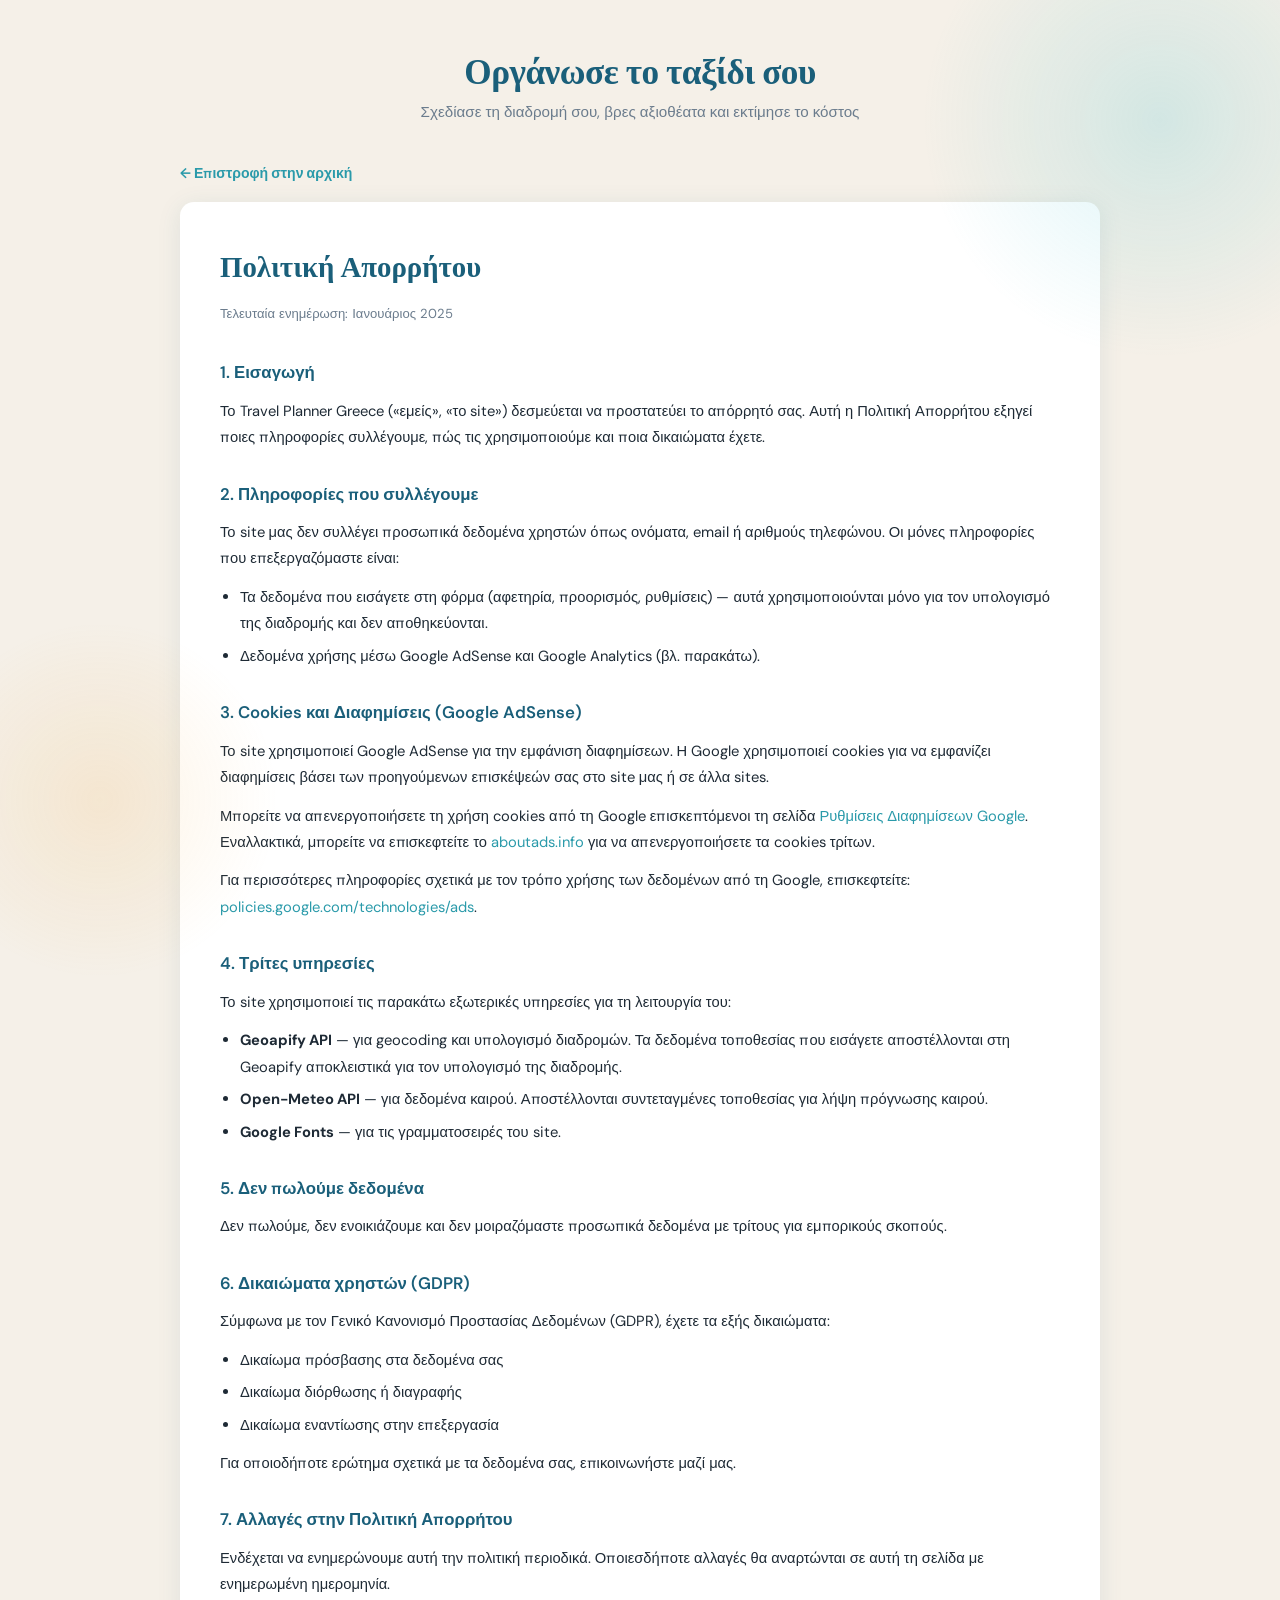
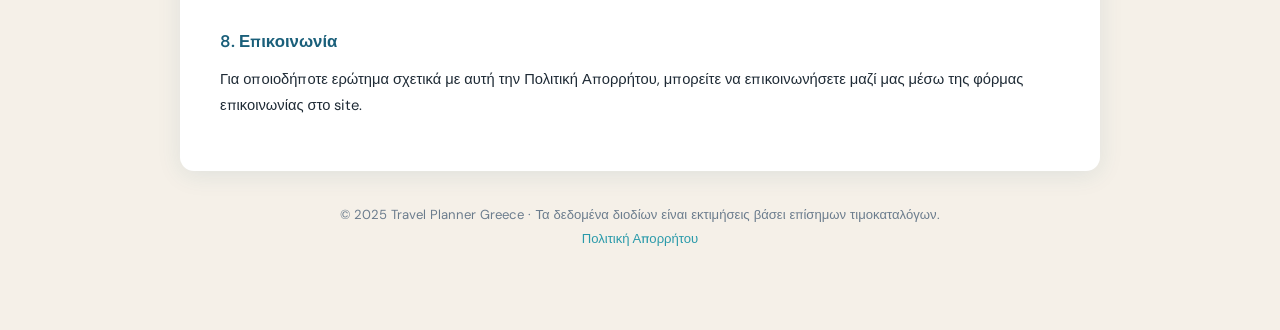
<file: travel planner.html/privacy.html>
<!DOCTYPE html>
<html lang="el">
<head>
  <meta charset="UTF-8">
  <meta name="viewport" content="width=device-width, initial-scale=1.0">
  <title>Πολιτική Απορρήτου | Travel Planner Greece</title>
  <meta name="description" content="Πολιτική Απορρήτου του Travel Planner Greece.">
  <meta name="robots" content="index, follow">
  <link rel="canonical" href="https://www.travelplanner.gr/privacy.html">
  <link href="https://fonts.googleapis.com/css2?family=DM+Serif+Display:ital@0;1&family=DM+Sans:wght@300;400;500;600&display=swap" rel="stylesheet">
  <link rel="stylesheet" href="styles.css">
  <link rel="icon" type="image/png" sizes="30px" href="business-trip.png">
  <style>
    .privacy-card {
      background: white;
      border-radius: var(--radius);
      box-shadow: var(--shadow);
      padding: 40px;
      line-height: 1.8;
    }
    .privacy-card h1 {
      font-family: 'DM Serif Display', serif;
      color: var(--ocean);
      font-size: 1.8rem;
      margin-bottom: 8px;
    }
    .privacy-card .updated {
      font-size: 0.82rem;
      color: var(--text-muted);
      margin-bottom: 32px;
    }
    .privacy-card h2 {
      font-size: 1.05rem;
      font-weight: 600;
      color: var(--ocean);
      margin: 28px 0 10px;
    }
    .privacy-card p {
      color: var(--text);
      font-size: 0.92rem;
      margin-bottom: 12px;
    }
    .privacy-card ul {
      padding-left: 20px;
      margin-bottom: 12px;
    }
    .privacy-card ul li {
      color: var(--text);
      font-size: 0.92rem;
      margin-bottom: 6px;
    }
    .privacy-card a {
      color: var(--sky-dark);
      text-decoration: none;
    }
    .privacy-card a:hover { text-decoration: underline; }
    .back-link {
      display: inline-flex;
      align-items: center;
      gap: 6px;
      color: var(--sky-dark);
      font-size: 0.88rem;
      font-weight: 600;
      text-decoration: none;
      margin-bottom: 20px;
    }
    .back-link:hover { text-decoration: underline; }
  </style>
</head>
<body>
<div class="app">

  <div class="header">
    <span class="header-icon"></span>
    <h1>Οργάνωσε το ταξίδι σου</h1>
    <p>Σχεδίασε τη διαδρομή σου, βρες αξιοθέατα και εκτίμησε το κόστος</p>
  </div>

  <a href="index.html" class="back-link">← Επιστροφή στην αρχική</a>

  <div class="privacy-card">
    <h1>Πολιτική Απορρήτου</h1>
    <p class="updated">Τελευταία ενημέρωση: Ιανουάριος 2025</p>

    <h2>1. Εισαγωγή</h2>
    <p>Το Travel Planner Greece («εμείς», «το site») δεσμεύεται να προστατεύει το απόρρητό σας. Αυτή η Πολιτική Απορρήτου εξηγεί ποιες πληροφορίες συλλέγουμε, πώς τις χρησιμοποιούμε και ποια δικαιώματα έχετε.</p>

    <h2>2. Πληροφορίες που συλλέγουμε</h2>
    <p>Το site μας δεν συλλέγει προσωπικά δεδομένα χρηστών όπως ονόματα, email ή αριθμούς τηλεφώνου. Οι μόνες πληροφορίες που επεξεργαζόμαστε είναι:</p>
    <ul>
      <li>Τα δεδομένα που εισάγετε στη φόρμα (αφετηρία, προορισμός, ρυθμίσεις) — αυτά χρησιμοποιούνται μόνο για τον υπολογισμό της διαδρομής και δεν αποθηκεύονται.</li>
      <li>Δεδομένα χρήσης μέσω Google AdSense και Google Analytics (βλ. παρακάτω).</li>
    </ul>

    <h2>3. Cookies και Διαφημίσεις (Google AdSense)</h2>
    <p>Το site χρησιμοποιεί Google AdSense για την εμφάνιση διαφημίσεων. Η Google χρησιμοποιεί cookies για να εμφανίζει διαφημίσεις βάσει των προηγούμενων επισκέψεών σας στο site μας ή σε άλλα sites.</p>
    <p>Μπορείτε να απενεργοποιήσετε τη χρήση cookies από τη Google επισκεπτόμενοι τη σελίδα <a href="https://www.google.com/settings/ads" target="_blank" rel="noopener">Ρυθμίσεις Διαφημίσεων Google</a>. Εναλλακτικά, μπορείτε να επισκεφτείτε το <a href="https://www.aboutads.info" target="_blank" rel="noopener">aboutads.info</a> για να απενεργοποιήσετε τα cookies τρίτων.</p>
    <p>Για περισσότερες πληροφορίες σχετικά με τον τρόπο χρήσης των δεδομένων από τη Google, επισκεφτείτε: <a href="https://policies.google.com/technologies/ads" target="_blank" rel="noopener">policies.google.com/technologies/ads</a>.</p>

    <h2>4. Τρίτες υπηρεσίες</h2>
    <p>Το site χρησιμοποιεί τις παρακάτω εξωτερικές υπηρεσίες για τη λειτουργία του:</p>
    <ul>
      <li><strong>Geoapify API</strong> — για geocoding και υπολογισμό διαδρομών. Τα δεδομένα τοποθεσίας που εισάγετε αποστέλλονται στη Geoapify αποκλειστικά για τον υπολογισμό της διαδρομής.</li>
      <li><strong>Open-Meteo API</strong> — για δεδομένα καιρού. Αποστέλλονται συντεταγμένες τοποθεσίας για λήψη πρόγνωσης καιρού.</li>
      <li><strong>Google Fonts</strong> — για τις γραμματοσειρές του site.</li>
    </ul>

    <h2>5. Δεν πωλούμε δεδομένα</h2>
    <p>Δεν πωλούμε, δεν ενοικιάζουμε και δεν μοιραζόμαστε προσωπικά δεδομένα με τρίτους για εμπορικούς σκοπούς.</p>

    <h2>6. Δικαιώματα χρηστών (GDPR)</h2>
    <p>Σύμφωνα με τον Γενικό Κανονισμό Προστασίας Δεδομένων (GDPR), έχετε τα εξής δικαιώματα:</p>
    <ul>
      <li>Δικαίωμα πρόσβασης στα δεδομένα σας</li>
      <li>Δικαίωμα διόρθωσης ή διαγραφής</li>
      <li>Δικαίωμα εναντίωσης στην επεξεργασία</li>
    </ul>
    <p>Για οποιοδήποτε ερώτημα σχετικά με τα δεδομένα σας, επικοινωνήστε μαζί μας.</p>

    <h2>7. Αλλαγές στην Πολιτική Απορρήτου</h2>
    <p>Ενδέχεται να ενημερώνουμε αυτή την πολιτική περιοδικά. Οποιεσδήποτε αλλαγές θα αναρτώνται σε αυτή τη σελίδα με ενημερωμένη ημερομηνία.</p>

    <h2>8. Επικοινωνία</h2>
    <p>Για οποιοδήποτε ερώτημα σχετικά με αυτή την Πολιτική Απορρήτου, μπορείτε να επικοινωνήσετε μαζί μας μέσω της φόρμας επικοινωνίας στο site.</p>
  </div>

  <footer class="site-footer">
    <p>© 2025 Travel Planner Greece · Τα δεδομένα διοδίων είναι εκτιμήσεις βάσει επίσημων τιμοκαταλόγων.</p>
    <p><a href="privacy.html">Πολιτική Απορρήτου</a></p>
  </footer>

</div>
</body>
</html>
</file>
<file: styles.css>
:root {
  --blue: #2563eb;
  --blue-dark: #1d4ed8;
  --blue-light: #dbeafe;
  --blue-xlight: #eff6ff;
  --navy: #0f172a;
  --text: #1e293b;
  --text-muted: #64748b;
  --border: #e2e8f0;
  --bg: #f8fafc;
  --white: #ffffff;
  --coral: #ef4444;
  --gold: #f59e0b;
  --green: #10b981;
  --shadow: 0 1px 3px rgba(0,0,0,0.06), 0 4px 16px rgba(37,99,235,0.08);
  --shadow-lg: 0 4px 6px rgba(0,0,0,0.07), 0 10px 40px rgba(37,99,235,0.12);
  --radius: 14px;
  --radius-sm: 8px;
}

* { margin: 0; padding: 0; box-sizing: border-box; }

body {
  font-family: 'Inter', sans-serif;
  background: var(--white);
  min-height: 100vh;
  color: var(--text);
}

/* ── Navbar ── */
.navbar {
  position: sticky;
  top: 0;
  z-index: 100;
  background: rgba(255,255,255,0.95);
  backdrop-filter: blur(12px);
  border-bottom: 1px solid var(--border);
}
.nav-inner {
  max-width: 1100px;
  margin: 0 auto;
  padding: 0 24px;
  height: 64px;
  display: flex;
  align-items: center;
  justify-content: space-between;
}
.nav-logo {
  font-size: 1.1rem;
  font-weight: 700;
  color: var(--navy);
  letter-spacing: -0.3px;
}
.nav-logo span { color: var(--blue); }
.nav-links { display: flex; gap: 32px; }
.nav-links a {
  font-size: 0.9rem;
  font-weight: 500;
  color: var(--text-muted);
  text-decoration: none;
  transition: color 0.2s;
}
.nav-links a:hover { color: var(--navy); }
.nav-cta {
  padding: 9px 22px;
  background: var(--blue);
  color: white;
  border: none;
  border-radius: 8px;
  font-family: 'Inter', sans-serif;
  font-size: 0.9rem;
  font-weight: 600;
  cursor: pointer;
  transition: background 0.2s, transform 0.15s;
}
.nav-cta:hover { background: var(--blue-dark); transform: translateY(-1px); }
.nav-cta { text-decoration: none; }
.nav-toggle {
  display: none;
  width: 40px; height: 40px;
  align-items: center; justify-content: center;
  background: transparent;
  border: 1.5px solid #94a3b8;
  border-radius: 7px;
  font-size: 1.1rem;
  color: #475569;
  cursor: pointer;
}
.lang-btn {
  padding: 7px 14px;
  border: 1.5px solid #94a3b8;
  border-radius: 7px;
  background: transparent;
  font-family: 'Inter', sans-serif;
  font-size: 0.8rem;
  font-weight: 700;
  color: #475569;
  cursor: pointer;
  letter-spacing: 0.5px;
  transition: all 0.2s;
}
.lang-btn:hover { border-color: var(--blue); color: var(--blue); background: var(--blue-xlight); }

/* ── Hero ── */
.hero {
  position: relative;
  padding: 110px 24px 100px;
  text-align: center;
  overflow: hidden;
  background: #05122b;
}
.hero-bg {
  position: absolute;
  inset: 0;
  width: 100%;
  height: 100%;
  overflow: hidden;
}
.hero-img {
  width: 100%;
  height: 100%;
  object-fit: cover;
  object-position: center;
  animation: kenBurns 22s ease-in-out infinite alternate;
  transform-origin: center center;
  will-change: transform;
}
.hero-overlay {
  position: absolute;
  inset: 0;
  background: linear-gradient(
    to bottom,
    rgba(5,18,43,0.72) 0%,
    rgba(5,18,43,0.58) 45%,
    rgba(5,18,43,0.68) 100%
  );
}
@keyframes kenBurns {
  0%   { transform: scale(1)    translate(0%,    0%); }
  33%  { transform: scale(1.07) translate(-1.5%, 0.5%); }
  66%  { transform: scale(1.05) translate(1%,   -0.8%); }
  100% { transform: scale(1.09) translate(-0.8%, 1%); }
}
.hero-inner { position: relative; z-index: 1; max-width: 820px; margin: 0 auto; }
.hero-badge {
  display: inline-block;
  padding: 6px 18px;
  border: 1.5px solid rgba(255,255,255,0.35);
  border-radius: 100px;
  font-size: 0.7rem;
  font-weight: 600;
  letter-spacing: 1.8px;
  color: rgba(255,255,255,0.85);
  margin-bottom: 36px;
  text-shadow: 0 1px 4px rgba(0,0,0,0.6);
  backdrop-filter: blur(4px);
  background: rgba(255,255,255,0.08);
}
.hero-title {
  font-family: 'Playfair Display', serif;
  font-size: clamp(2.6rem, 6vw, 4.4rem);
  font-weight: 800;
  line-height: 1.12;
  color: #ffffff;
  letter-spacing: -1.5px;
  margin-bottom: 28px;
  text-shadow: 0 2px 6px rgba(0,0,0,0.9), 0 4px 24px rgba(0,0,0,0.7);
}
.hero-accent {
  color: #ffffff;
  font-style: italic;
}
.hero-subtitle {
  font-size: 1.05rem;
  color: rgba(255,255,255,0.9);
  line-height: 1.75;
  margin-bottom: 44px;
  max-width: 540px;
  margin-left: auto;
  margin-right: auto;
  text-shadow: 0 1px 4px rgba(0,0,0,0.8), 0 2px 12px rgba(0,0,0,0.6);
}
.hero-cta {
  display: inline-flex;
  align-items: center;
  gap: 8px;
  padding: 16px 44px;
  background: white;
  color: var(--blue-dark);
  border: none;
  border-radius: 10px;
  font-family: 'Inter', sans-serif;
  font-size: 1rem;
  font-weight: 700;
  cursor: pointer;
  transition: all 0.25s;
  box-shadow: 0 4px 24px rgba(0,0,0,0.3);
}
.hero-cta:hover {
  background: var(--blue-xlight);
  transform: translateY(-2px);
  box-shadow: 0 8px 32px rgba(0,0,0,0.35);
}

/* ── App container ── */
.app { max-width: 960px; margin: 0 auto; padding: 0 20px 80px; }

/* ── Card ── */
.card {
  background: var(--white);
  border-radius: var(--radius);
  box-shadow: 0 4px 6px rgba(0,0,0,0.04), 0 16px 48px rgba(37,99,235,0.09);
  border: 1px solid var(--border);
  border-top: 3px solid var(--blue);
  padding: 28px 32px 32px;
  animation: fadeUp 0.5s ease;
}

/* ── Input Group Card (Ferryhopper style) ── */
.igc {
  border: 1.5px solid var(--border);
  border-radius: 12px;
  background: var(--white);
  overflow: visible;
  margin-bottom: 8px;
}
.igc-row {
  display: flex;
  align-items: center;
  padding: 13px 18px;
  gap: 14px;
  transition: background 0.15s;
  position: relative;
}
.igc-row:hover { background: #f8faff; }
.igc-row:first-child { border-radius: 11px 11px 0 0; }
.igc-row:last-child  { border-radius: 0 0 11px 11px; }
.igc-icon {
  font-size: 1.05rem;
  flex-shrink: 0;
  width: 22px;
  text-align: center;
  color: var(--text-muted);
}
.igc-field {
  flex: 1;
  position: relative;
  min-width: 0;
}
.igc-label {
  display: block;
  font-size: 0.68rem;
  font-weight: 600;
  color: var(--text-muted);
  margin-bottom: 3px;
  letter-spacing: 0.3px;
}
.igc-input {
  width: 100%;
  border: none;
  outline: none;
  background: transparent;
  font-family: 'Inter', sans-serif;
  font-size: 0.95rem;
  color: var(--text);
  padding: 0;
  -webkit-appearance: none;
  appearance: none;
}
.igc-input::placeholder { color: #94a3b8; }
.igc-sep {
  height: 1px;
  background: var(--border);
  margin: 0 18px;
}
.igc-half {
  display: grid;
  grid-template-columns: minmax(0, 1fr) minmax(0, 1fr);
}
.igc-half > .igc-row:first-child {
  border-right: 1px solid var(--border);
  border-radius: 0;
}
.igc-half > .igc-row:last-child { border-radius: 0; }

/* Stops inside igc */
#stopsContainer .stop-row {
  display: flex;
  align-items: center;
  padding: 13px 18px;
  gap: 14px;
  border-top: 1px solid var(--border);
  margin: 0;
}
#stopsContainer .field { flex: 1; position: relative; }
#stopsContainer .input.place-input {
  width: 100%;
  border: none;
  outline: none;
  background: transparent;
  font-family: 'Inter', sans-serif;
  font-size: 0.95rem;
  color: var(--text);
  padding: 0;
}
#stopsContainer .input.place-input::placeholder { color: #94a3b8; }
#stopsContainer .autocomplete-list {
  position: absolute;
  top: calc(100% + 4px);
  left: 0; right: 0;
}
.igc .autocomplete-list {
  position: absolute;
  top: calc(100% + 4px);
  left: 0; right: 0;
  background: white;
  border: 1.5px solid var(--border);
  border-radius: var(--radius-sm);
  box-shadow: var(--shadow-lg);
  z-index: 50;
  display: none;
  overflow: hidden;
}

/* ── Form ── */
.form-section-title {
  font-size: 0.65rem;
  font-weight: 700;
  letter-spacing: 2px;
  text-transform: uppercase;
  color: var(--blue);
  margin-bottom: 14px;
  display: flex;
  align-items: center;
  gap: 8px;
}
.form-section-title::before {
  content: '';
  display: block;
  width: 3px;
  height: 14px;
  background: var(--blue);
  border-radius: 2px;
  flex-shrink: 0;
}
.route-wrapper { display: flex; gap: 0; }
.route-line {
  display: flex;
  flex-direction: column;
  align-items: center;
  padding-top: 10px;
  margin-right: 14px;
}
.dot {
  width: 14px; height: 14px;
  border-radius: 50%;
  border: 3px solid var(--blue);
  background: var(--white);
  flex-shrink: 0;
}
.dot.filled { background: var(--blue); }
.line-seg {
  width: 2px; flex: 1; min-height: 20px;
  background: repeating-linear-gradient(to bottom, var(--blue) 0, var(--blue) 6px, transparent 6px, transparent 10px);
}
.route-inputs { flex: 1; display: flex; flex-direction: column; gap: 0; }
.input-row { display: flex; align-items: center; gap: 8px; margin-bottom: 10px; }
.input-wrap { position: relative; flex: 1; }
.input-icon {
  position: absolute; left: 12px; top: 50%;
  transform: translateY(-50%);
  color: var(--text-muted); font-size: 0.9rem;
}
.form-input {
  width: 100%;
  padding: 11px 14px 11px 36px;
  border: 1.5px solid var(--border);
  border-radius: var(--radius-sm);
  font-family: 'Inter', sans-serif;
  font-size: 0.95rem;
  color: var(--text);
  background: var(--bg);
  transition: border-color 0.2s, box-shadow 0.2s, background 0.2s;
  outline: none;
}
.form-input:focus {
  border-color: var(--blue);
  box-shadow: 0 0 0 3px rgba(37,99,235,0.12);
  background: var(--white);
}
.form-input::placeholder { color: #94a3b8; }
.add-stop-btn {
  display: flex; align-items: center; gap: 8px;
  padding: 9px 16px;
  border: 1.5px dashed var(--blue);
  border-radius: var(--radius-sm);
  background: transparent;
  color: var(--blue);
  font-family: 'Inter', sans-serif;
  font-size: 0.88rem; font-weight: 500;
  cursor: pointer; transition: all 0.2s;
  margin-bottom: 10px; width: 100%;
}
.add-stop-btn:hover { background: var(--blue-xlight); }
.divider { height: 1px; background: var(--border); margin: 20px 0; }
.form-row { display: grid; grid-template-columns: 1fr 1fr; gap: 16px; margin-bottom: 16px; }
.form-group label {
  display: block;
  font-size: 0.7rem;
  font-weight: 600;
  letter-spacing: 0.6px;
  text-transform: uppercase;
  color: var(--text);
  margin-bottom: 8px;
}
input[type="date"] {
  width: 100%; min-width: 0; padding: 11px 14px;
  border: 1.5px solid var(--border);
  border-radius: var(--radius-sm);
  font-family: 'Inter', sans-serif;
  font-size: 0.95rem; color: var(--text);
  outline: none; transition: border-color 0.2s, background 0.2s;
  background: var(--bg);
}
input[type="date"]:focus {
  border-color: var(--blue);
  box-shadow: 0 0 0 3px rgba(37,99,235,0.12);
  background: var(--white);
}
.search-btn {
  width: 100%; padding: 15px;
  background: var(--blue);
  border: none; border-radius: var(--radius-sm);
  color: white;
  font-family: 'Inter', sans-serif;
  font-size: 1rem; font-weight: 600;
  cursor: pointer;
  display: flex; align-items: center; justify-content: center; gap: 10px;
  transition: all 0.25s;
  box-shadow: 0 4px 14px rgba(37,99,235,0.3);
  margin-top: 20px;
}
.search-btn:hover {
  background: var(--blue-dark);
  transform: translateY(-1px);
  box-shadow: 0 6px 20px rgba(37,99,235,0.4);
}
.search-btn:active { transform: translateY(0); }

/* ── Results ── */
#results { margin-top: 32px; display: none; }
.results-header {
  display: flex; align-items: center; justify-content: space-between;
  margin-bottom: 24px; flex-wrap: wrap; gap: 12px;
}
.results-header h2 {
  font-family: 'Playfair Display', serif;
  font-size: 1.6rem; color: var(--navy);
}
.trip-meta { display: flex; gap: 10px; flex-wrap: wrap; }
.meta-chip {
  display: flex; align-items: center; gap: 5px;
  padding: 5px 12px;
  background: var(--blue-xlight);
  border-radius: 20px;
  font-size: 0.82rem; font-weight: 500;
  color: var(--blue-dark);
}
.stops-title {
  font-family: 'Playfair Display', serif;
  font-size: 1.25rem; color: var(--navy); margin-bottom: 16px;
}

/* ── Animations ── */
@keyframes fadeUp { from { opacity:0; transform:translateY(20px); } to { opacity:1; transform:translateY(0); } }
@keyframes fadeDown { from { opacity:0; transform:translateY(-12px); } to { opacity:1; transform:translateY(0); } }

/* ── Loader ── */
.loading-overlay {
  display: none; position: fixed; inset: 0;
  background: rgba(255,255,255,0.88);
  backdrop-filter: blur(4px);
  z-index: 200;
  align-items: center; justify-content: center; flex-direction: column; gap: 16px;
}
.loader {
  width: 48px; height: 48px;
  border: 3px solid var(--blue-light);
  border-top-color: var(--blue);
  border-radius: 50%;
  animation: spin 0.8s linear infinite;
}
@keyframes spin { to { transform: rotate(360deg); } }
.loading-text { font-size: 1rem; color: var(--navy); font-weight: 500; }

/* ── Autocomplete ── */
.autocomplete-list {
  position: absolute; top: calc(100% + 4px); left: 0; right: 0;
  background: white;
  border: 1.5px solid var(--border);
  border-radius: var(--radius-sm);
  box-shadow: var(--shadow-lg);
  z-index: 50; display: none; overflow: hidden;
}
.autocomplete-item { padding: 10px 14px; cursor: pointer; transition: background 0.15s; }
.autocomplete-item:hover { background: var(--blue-xlight); }
.autocomplete-main { font-size: 0.9rem; font-weight: 600; color: var(--text); }
.autocomplete-sub { font-size: 0.78rem; color: var(--text-muted); margin-top: 2px; }

/* ── Stop row ── */
.stop-row { display: flex; align-items: center; gap: 8px; margin-bottom: 10px; }
.field { position: relative; flex: 1; }
.input.place-input {
  width: 100%; padding: 11px 14px;
  border: 1.5px solid var(--border);
  border-radius: var(--radius-sm);
  font-family: 'Inter', sans-serif;
  font-size: 0.95rem; color: var(--text); background: var(--white);
  outline: none; transition: border-color 0.2s, box-shadow 0.2s;
}
.input.place-input:focus {
  border-color: var(--blue);
  box-shadow: 0 0 0 3px rgba(37,99,235,0.12);
}
.icon-btn {
  width: 28px; height: 28px; border-radius: 50%;
  border: 1.5px solid #fca5a5; background: #fff5f5;
  color: var(--coral); cursor: pointer;
  display: flex; align-items: center; justify-content: center;
  font-size: 0.85rem; transition: all 0.2s; flex-shrink: 0;
}
.icon-btn:hover { background: var(--coral); color: white; }

/* ── Sea options ── */
.sea-card {
  background: white; border: 1.5px solid var(--border);
  border-radius: var(--radius-sm); padding: 18px; margin-bottom: 16px;
}
.sea-card h3 { color: var(--navy); font-size: 1rem; margin-bottom: 12px; }
.sea-segment-title { font-weight: 600; font-size: 0.88rem; margin: 12px 0 8px; }
.sea-option {
  display: flex; gap: 10px; align-items: flex-start;
  border: 1.5px solid var(--border); border-radius: var(--radius-sm);
  padding: 12px; margin-bottom: 8px; cursor: pointer;
}
.sea-option.selected { border-color: var(--blue); }
.sea-option input { margin-top: 3px; }
.sea-option-body { flex: 1; min-width: 0; font-size: 0.9rem; }
.sea-option-line { font-weight: 600; margin-bottom: 6px; }
.sea-option-line .muted { font-weight: 400; font-size: 0.82rem; color: var(--text-muted); }
.sea-option-total { font-size: 0.82rem; color: var(--text-muted); }
.round-trip { display: flex; align-items: center; gap: 10px; margin-top: 10px; font-size: 0.88rem; cursor: pointer; }
.round-trip input { width: 18px; height: 18px; accent-color: var(--blue); flex-shrink: 0; }
.official-note { background: #eff6ff; border: 1px solid #bfdbfe; border-radius: var(--radius-sm); padding: 12px 14px; margin-bottom: 14px; font-size: 0.88rem; line-height: 1.5; color: var(--text); }
.round-trip-note { font-size: 0.85rem; color: var(--text-muted); margin-bottom: 14px; line-height: 1.5; }
.share-btn { margin-left: 14px; padding: 6px 12px; background: transparent; border: 1.5px solid var(--border); border-radius: var(--radius-sm); font-family: 'Inter', sans-serif; font-size: 0.85rem; font-weight: 600; color: var(--blue); cursor: pointer; }
.share-btn:hover { border-color: var(--blue); }
.guide-place-map { display: inline-block; font-size: 0.8rem; margin-top: 4px; }
.sea-link { color: var(--blue); font-weight: 600; text-decoration: none; }
.sea-link:hover { text-decoration: underline; }
.sea-vehicle { display: flex; align-items: center; justify-content: space-between; gap: 12px; flex-wrap: wrap; font-size: 0.85rem; font-weight: 500; margin-top: 12px; }
.sea-vehicle-input { width: 110px; padding: 8px 10px; border: 1.5px solid var(--border); border-radius: var(--radius-sm); font-family: 'Inter', sans-serif; font-size: 0.9rem; }
.sea-option-transfer { font-size: 0.82rem; color: var(--text-muted); margin-bottom: 6px; }
.sea-note { font-size: 0.8rem; color: var(--text-muted); margin-top: 10px; line-height: 1.5; }
.sea-warning {
  background: #fff7ed; border: 1.5px solid #fdba74; border-radius: var(--radius-sm);
  padding: 12px; margin-bottom: 16px; font-size: 0.88rem;
}

/* ── Error box ── */
#errorBox {
  display: none; background: #fef2f2;
  border: 1.5px solid #fca5a5;
  color: #dc2626;
  border-radius: var(--radius-sm);
  padding: 10px 14px; font-size: 0.9rem; margin-top: 12px;
}
#loader { display: none; }

/* ── Leg cards ── */
.leg-card {
  background: white;
  border-radius: var(--radius);
  box-shadow: var(--shadow);
  border: 1px solid var(--border);
  margin-bottom: 16px;
  border-left: 4px solid var(--blue);
}
.leg-head {
  padding: 18px 22px;
  display: flex; align-items: center; justify-content: space-between;
  cursor: pointer; user-select: none;
}
.leg-head h3 { font-size: 1rem; font-weight: 600; color: var(--text); }
.leg-head p { font-size: 0.82rem; color: var(--text-muted); margin-top: 3px; }
.leg-body {
  padding: 0 22px; max-height: 0; overflow: hidden;
  transition: max-height 0.35s ease, padding 0.2s;
}
.leg-body.open { max-height: 900px; padding: 0 22px 22px; }

.cost-grid {
  display: grid; grid-template-columns: repeat(3,1fr); gap: 10px; margin-bottom: 18px;
}
.cost-box {
  background: var(--bg);
  border-radius: var(--radius-sm); padding: 10px 12px; text-align: center;
}
.cost-box small {
  font-size: 0.7rem; color: var(--text-muted);
  text-transform: uppercase; letter-spacing: 0.6px; font-weight: 600;
  display: block; margin-bottom: 3px;
}
.cost-box strong { font-size: 1rem; color: var(--text); }

.place-list { display: flex; flex-direction: column; gap: 10px; }
.place-item {
  background: var(--blue-xlight);
  border-radius: var(--radius-sm); padding: 12px 14px; font-size: 0.88rem;
}
.place-item strong { display: block; color: var(--blue-dark); margin-bottom: 4px; }
.place-item .muted { color: var(--text-muted); line-height: 1.5; }

/* ── Sum grid ── */
#routeTitle { font-family: 'Playfair Display', serif; font-size: 1.6rem; color: var(--navy); }
.sum-grid {
  display: grid; grid-template-columns: repeat(4,1fr); gap: 14px; margin-bottom: 20px;
}
.sum-box {
  background: white; border-radius: var(--radius);
  box-shadow: var(--shadow);
  border: 1px solid var(--border);
  padding: 16px 18px; text-align: center;
}
.sum-box small {
  font-size: 0.7rem; color: var(--text-muted);
  text-transform: uppercase; letter-spacing: 0.8px; font-weight: 600;
  display: block; margin-bottom: 4px;
}
.sum-box strong { font-size: 1.05rem; color: var(--text); }
.sum-box-total { border-color: var(--blue-light); }
.sum-box-total strong { color: var(--blue-dark); font-size: 1.15rem; }

/* ── Toll card ── */
.toll-card {
  border-left-color: var(--gold) !important;
  margin-bottom: 20px;
  background: white;
  border-radius: var(--radius);
  box-shadow: var(--shadow);
  border: 1px solid var(--border);
  border-left: 4px solid var(--gold);
}
.toll-print { display: none; }
.toll-card .leg-head h3 { color: var(--text); }
.toll-card .leg-head p { color: var(--text-muted); }
.toll-card .leg-head p span { color: #b45309; font-weight: 600; }
.toll-card .leg-body {
  padding: 0 22px; max-height: 0;
  overflow: hidden;
  transition: max-height 0.35s ease, padding 0.2s;
}
.toll-card .leg-body.open { max-height: 2000px; padding: 0 22px 22px; }

/* Highways */
.toll-hw-list { display: flex; flex-direction: column; gap: 4px; }
.toll-hw-item { display: flex; flex-direction: column; }
.toll-hw-row {
  display: flex; align-items: center; gap: 12px;
  padding: 10px 12px;
  border-radius: var(--radius-sm);
  background: var(--bg);
  transition: background 0.15s;
  user-select: none;
}
.toll-hw-row:hover { background: #f1f5f9; }
.toll-hw-row.active { background: #fef9ee; }
.toll-hw-toggle {
  width: 36px; height: 20px;
  background: var(--border);
  border-radius: 10px;
  position: relative; flex-shrink: 0; cursor: pointer;
  transition: background 0.2s;
}
.toll-hw-toggle::after {
  content: ''; position: absolute;
  width: 14px; height: 14px;
  background: white; border-radius: 50%;
  top: 3px; left: 3px;
  transition: transform 0.2s;
  box-shadow: 0 1px 3px rgba(0,0,0,0.2);
}
.toll-hw-row.active .toll-hw-toggle { background: var(--gold); }
.toll-hw-row.active .toll-hw-toggle::after { transform: translateX(16px); }
.toll-hw-name { flex: 1; font-size: 0.88rem; color: var(--text); font-weight: 500; }
.toll-hw-price { font-size: 0.88rem; font-weight: 600; color: var(--text-muted); min-width: 52px; text-align: right; }
.toll-hw-row.active .toll-hw-price { color: #b45309; }

.toll-stations-wrap { overflow: hidden; max-height: 0; transition: max-height 0.3s ease; }
.toll-stations-wrap.open { max-height: 1000px; }
.toll-stations-inner {
  padding: 6px 12px 10px 60px;
  display: flex; flex-direction: column; gap: 3px;
  background: #f9fafb;
  border-radius: 0 0 var(--radius-sm) var(--radius-sm);
  margin: 0 0 4px 0;
}
.toll-st-row {
  display: flex; align-items: center; gap: 10px;
  padding: 7px 0; cursor: pointer;
  border-bottom: 1px solid var(--border);
  font-size: 0.83rem;
}
.toll-st-row:last-child { border-bottom: none; }
.toll-st-row input[type="checkbox"] { width: 15px; height: 15px; accent-color: var(--gold); cursor: pointer; flex-shrink: 0; }
.toll-st-name { flex: 1; color: var(--text-muted); }
.toll-st-name.checked { color: var(--text); font-weight: 500; }
.toll-st-price { font-size: 0.82rem; color: #b45309; font-weight: 600; min-width: 48px; text-align: right; }
.toll-expand-btn {
  font-size: 0.9rem; color: var(--text-muted);
  background: none; border: none; cursor: pointer;
  padding: 4px 6px; flex-shrink: 0;
  transition: transform 0.2s; line-height: 1;
}
.toll-expand-btn.open { transform: rotate(90deg); }

/* ── Weather ── */
.weather-item {
  background: linear-gradient(135deg, #eff6ff 0%, #f0fdf4 100%);
  border-radius: var(--radius-sm); padding: 12px 14px;
  border: 1px solid #bfdbfe;
}
.weather-details { display: flex; align-items: center; gap: 10px; flex-wrap: wrap; margin-top: 6px; }
.weather-icon { font-size: 1.6rem; line-height: 1; }
.weather-desc { font-size: 0.9rem; color: #555; font-weight: 500; }
.weather-temp { display: flex; gap: 6px; font-size: 0.88rem; font-weight: 600; }
.temp-max { color: #e07030; }
.temp-min { color: #3080c8; }
.weather-rain { font-size: 0.82rem; color: #3080c8; background: #dbeeff; padding: 2px 8px; border-radius: 20px; }

/* ── PDF Section ── */
.pdf-section {
  margin-top: 32px; padding: 24px;
  background: white;
  border-radius: var(--radius);
  box-shadow: var(--shadow);
  border: 1px solid var(--border);
  display: flex; align-items: center; justify-content: space-between; gap: 16px; flex-wrap: wrap;
}
.pdf-note { font-size: 0.85rem; color: var(--text-muted); flex: 1; min-width: 200px; line-height: 1.5; }
.pdf-btn {
  display: flex; align-items: center; gap: 10px;
  padding: 13px 28px;
  background: var(--navy);
  border: none; border-radius: var(--radius-sm);
  color: white;
  font-family: 'Inter', sans-serif;
  font-size: 0.95rem; font-weight: 600;
  cursor: pointer; transition: all 0.25s;
  box-shadow: 0 4px 14px rgba(15,23,42,0.2);
  white-space: nowrap;
}
.pdf-btn:hover { transform: translateY(-1px); box-shadow: 0 6px 20px rgba(15,23,42,0.3); }

/* ── Print ── */
@media print {
  body { background: white !important; }
  .navbar, .hero, #planner > .card, #guide, #seaOptions, .site-footer { display: none !important; }
  .card, .leg-card { box-shadow: none !important; border: 1px solid #ddd; }
  .loading-overlay, .search-btn, .add-stop-btn, .pdf-section, .toll-card { display: none !important; }
  .leg-body { max-height: none !important; padding: 0 22px 22px !important; overflow: visible !important; }
  .sea-link, .share-btn, #mapsLink { display: none !important; }
  .toll-print:empty { display: none !important; }
  .toll-print { display: block; border: 1px solid #ddd; border-radius: var(--radius); padding: 16px 22px; margin-bottom: 20px; break-inside: avoid; }
  .toll-print h3 { font-size: 1rem; margin-bottom: 8px; }
  .toll-print-row { display: flex; justify-content: space-between; gap: 16px; font-size: 0.88rem; padding: 3px 0; }
  .toll-print-stations { color: var(--text-muted); font-size: 0.8rem; padding-bottom: 4px; }
  .toll-print-total { font-weight: 700; border-top: 1px solid #ddd; margin-top: 6px; padding-top: 8px; }
  .sum-box, .cost-box { box-shadow: none !important; border: 1px solid #ddd; }
  .app { padding: 20px !important; }
  #results { display: block !important; }
  a[href]::after { content: none !important; }
}

/* ── Responsive ── */
@media (max-width: 768px) {
  .nav-toggle { display: inline-flex; }
  .nav-links {
    display: none;
    position: absolute; top: 64px; left: 0; right: 0;
    flex-direction: column; gap: 0;
    background: var(--white);
    border-bottom: 1px solid var(--border);
    box-shadow: 0 8px 16px rgba(0,0,0,0.06);
  }
  .nav-links.open { display: flex; }
  .nav-links a { padding: 14px 24px; font-size: 1rem; }
  .hero { padding: 64px 24px 52px; }
}
@media (max-width: 600px) {
  .form-row { grid-template-columns: 1fr; }
  .igc-half { grid-template-columns: minmax(0, 1fr); }
  .igc-half > .igc-row:first-child { border-right: none; border-bottom: 1px solid var(--border); }
  .nav-cta { display: none; }
  .toll-hw-toggle { width: 44px; height: 26px; border-radius: 13px; }
  .toll-hw-toggle::after { width: 20px; height: 20px; }
  .toll-hw-row.active .toll-hw-toggle::after { transform: translateX(18px); }
  .toll-expand-btn { min-width: 40px; min-height: 40px; font-size: 1.1rem; }
  .toll-stations-inner { padding-left: 16px; }
  .toll-st-row { padding: 11px 0; }
  .toll-st-row input[type="checkbox"] { width: 20px; height: 20px; }
  .cost-grid { grid-template-columns: repeat(2,1fr); }
  .sum-grid { grid-template-columns: repeat(2,1fr); }
  .pdf-section { flex-direction: column; align-items: stretch; }
  .pdf-btn { justify-content: center; }
}

/* ── Destination Guide ── */
.interest-pills {
  display: flex;
  flex-wrap: wrap;
  gap: 10px;
  margin-bottom: 4px;
}
.interest-pill { display: flex; align-items: center; cursor: pointer; }
.interest-pill input[type="checkbox"] { display: none; }
.interest-pill span {
  display: inline-flex;
  align-items: center;
  gap: 6px;
  padding: 8px 18px;
  border: 1.5px solid var(--border);
  border-radius: 100px;
  font-size: 0.88rem;
  font-weight: 500;
  color: var(--text-muted);
  background: white;
  transition: all 0.2s;
  user-select: none;
}
.interest-pill input:checked + span {
  border-color: var(--blue);
  color: var(--blue-dark);
  background: var(--blue-xlight);
  font-weight: 600;
}
.interest-pill:hover span { border-color: var(--blue-light); background: var(--blue-xlight); }

#guideErrorBox {
  display: none;
  background: #fef2f2;
  border: 1.5px solid #fca5a5;
  color: #dc2626;
  border-radius: var(--radius-sm);
  padding: 10px 14px;
  font-size: 0.9rem;
  margin-top: 12px;
}

.guide-fewer {
  color: var(--text-muted);
  font-size: 0.9rem;
  margin-bottom: 16px;
}

.guide-day-card {
  background: white;
  border-radius: var(--radius);
  box-shadow: var(--shadow);
  border: 1px solid var(--border);
  border-left: 4px solid var(--blue);
  margin-bottom: 20px;
  overflow: hidden;
  animation: fadeUp 0.4s ease both;
}
.guide-day-head {
  padding: 14px 22px;
  display: flex;
  align-items: center;
  justify-content: space-between;
  background: var(--blue-xlight);
  border-bottom: 1px solid var(--blue-light);
}
.guide-day-head h3 { font-size: 1rem; font-weight: 700; color: var(--blue-dark); }
.guide-day-count {
  font-size: 0.75rem;
  color: var(--blue);
  font-weight: 600;
  background: white;
  padding: 3px 10px;
  border-radius: 20px;
  border: 1px solid var(--blue-light);
}
.guide-day-body {
  padding: 18px 22px;
  display: flex;
  flex-direction: column;
  gap: 10px;
}
.guide-place-card {
  display: flex;
  align-items: flex-start;
  gap: 14px;
  padding: 12px 14px;
  background: var(--bg);
  border-radius: var(--radius-sm);
  border: 1px solid var(--border);
  transition: border-color 0.2s, box-shadow 0.2s;
}
.guide-place-card:hover {
  border-color: var(--blue-light);
  box-shadow: 0 2px 8px rgba(37,99,235,0.08);
}
.guide-place-icon { font-size: 1.3rem; line-height: 1; flex-shrink: 0; margin-top: 2px; }
.guide-place-info { flex: 1; min-width: 0; }
.guide-place-name { font-size: 0.92rem; font-weight: 600; color: var(--text); margin-bottom: 2px; }
.guide-place-type {
  font-size: 0.7rem;
  color: var(--blue);
  font-weight: 700;
  letter-spacing: 0.5px;
  text-transform: uppercase;
  margin-bottom: 3px;
}
.guide-place-address {
  font-size: 0.8rem;
  color: var(--text-muted);
  white-space: nowrap;
  overflow: hidden;
  text-overflow: ellipsis;
}

/* ── Privacy page languages ── */
html[lang="en"] .lang-el, html[lang="el"] .lang-en { display: none; }

/* ── Footer ── */
.site-footer {
  text-align: center;
  padding: 32px 20px 20px;
  font-size: 0.82rem;
  color: var(--text-muted);
  line-height: 1.8;
  border-top: 1px solid var(--border);
  margin-top: 40px;
}
.site-footer a { color: var(--blue); text-decoration: none; font-weight: 500; }
.site-footer a:hover { text-decoration: underline; }
</file>
<file: travel planner.html/styles.css>
:root {
  --sky: #3BBFCF;
  --sky-dark: #2A9AAA;
  --sky-light: #E8F7FA;
  --ocean: #1A5F7A;
  --sand: #F5F0E8;
  --coral: #FF6B6B;
  --gold: #F4A836;
  --green: #4CAF82;
  --text: #1E2A35;
  --text-muted: #6B7C8D;
  --border: #D8E4EA;
  --white: #FFFFFF;
  --shadow: 0 4px 24px rgba(26,95,122,0.10);
  --shadow-lg: 0 8px 40px rgba(26,95,122,0.16);
  --radius: 14px;
  --radius-sm: 8px;
}

* { margin: 0; padding: 0; box-sizing: border-box; }

body {
  font-family: 'DM Sans', sans-serif;
  background: var(--sand);
  min-height: 100vh;
  color: var(--text);
}

body::before {
  content: '';
  position: fixed;
  top: -120px; right: -120px;
  width: 480px; height: 480px;
  background: radial-gradient(circle, rgba(59,191,207,0.18) 0%, transparent 70%);
  pointer-events: none;
}
body::after {
  content: '';
  position: fixed;
  bottom: -80px; left: -80px;
  width: 360px; height: 360px;
  background: radial-gradient(circle, rgba(244,168,54,0.13) 0%, transparent 70%);
  pointer-events: none;
}

.app { max-width: 960px; margin: 0 auto; padding: 40px 20px 60px; }

/* ── Header ── */
.header { text-align: center; margin-bottom: 40px; animation: fadeDown 0.6s ease; }
.header-icon { font-size: 2.4rem; margin-bottom: 8px; display: block; }
.header h1 { font-family: 'DM Serif Display', serif; font-size: 2.2rem; color: var(--ocean); letter-spacing: -0.5px; }
.header p { color: var(--text-muted); font-size: 0.95rem; margin-top: 6px; }

/* ── Card ── */
.card { background: var(--white); border-radius: var(--radius); box-shadow: var(--shadow); padding: 32px; animation: fadeUp 0.5s ease; }

/* ── Form ── */
.form-section-title { font-size: 0.7rem; font-weight: 600; letter-spacing: 1.4px; text-transform: uppercase; color: var(--text-muted); margin-bottom: 8px; }
.route-wrapper { display: flex; gap: 0; }
.route-line { display: flex; flex-direction: column; align-items: center; padding-top: 10px; margin-right: 14px; }
.dot { width: 14px; height: 14px; border-radius: 50%; border: 3px solid var(--sky); background: var(--white); flex-shrink: 0; }
.dot.filled { background: var(--sky); }
.line-seg { width: 2px; flex: 1; min-height: 20px; background: repeating-linear-gradient(to bottom, var(--sky) 0, var(--sky) 6px, transparent 6px, transparent 10px); }
.route-inputs { flex: 1; display: flex; flex-direction: column; gap: 0; }
.input-row { display: flex; align-items: center; gap: 8px; margin-bottom: 10px; }
.input-wrap { position: relative; flex: 1; }
.input-icon { position: absolute; left: 12px; top: 50%; transform: translateY(-50%); color: var(--text-muted); font-size: 0.9rem; }
.form-input { width: 100%; padding: 11px 14px 11px 36px; border: 1.5px solid var(--border); border-radius: var(--radius-sm); font-family: 'DM Sans', sans-serif; font-size: 0.95rem; color: var(--text); background: var(--white); transition: border-color 0.2s, box-shadow 0.2s; outline: none; }
.form-input:focus { border-color: var(--sky); box-shadow: 0 0 0 3px rgba(59,191,207,0.12); }
.form-input::placeholder { color: #B0BEC5; }
.add-stop-btn { display: flex; align-items: center; gap: 8px; padding: 9px 16px; border: 1.5px dashed var(--sky); border-radius: var(--radius-sm); background: transparent; color: var(--sky-dark); font-family: 'DM Sans', sans-serif; font-size: 0.88rem; font-weight: 500; cursor: pointer; transition: all 0.2s; margin-bottom: 10px; width: 100%; }
.add-stop-btn:hover { background: var(--sky-light); }
.divider { height: 1px; background: var(--border); margin: 20px 0; }
.form-row { display: grid; grid-template-columns: 1fr 1fr; gap: 16px; margin-bottom: 16px; }
.form-group label { display: block; font-size: 0.7rem; font-weight: 600; letter-spacing: 1.4px; text-transform: uppercase; color: var(--text-muted); margin-bottom: 8px; }
input[type="date"] { width: 100%; padding: 11px 14px; border: 1.5px solid var(--border); border-radius: var(--radius-sm); font-family: 'DM Sans', sans-serif; font-size: 0.95rem; color: var(--text); outline: none; transition: border-color 0.2s; background: white; }
input[type="date"]:focus { border-color: var(--sky); box-shadow: 0 0 0 3px rgba(59,191,207,0.12); }
.search-btn { width: 100%; padding: 15px; background: linear-gradient(135deg, var(--sky) 0%, var(--sky-dark) 100%); border: none; border-radius: var(--radius-sm); color: white; font-family: 'DM Sans', sans-serif; font-size: 1rem; font-weight: 600; cursor: pointer; display: flex; align-items: center; justify-content: center; gap: 10px; transition: all 0.25s; box-shadow: 0 4px 14px rgba(59,191,207,0.35); margin-top: 20px; }
.search-btn:hover { transform: translateY(-1px); box-shadow: 0 6px 20px rgba(59,191,207,0.45); }
.search-btn:active { transform: translateY(0); }

/* ── Results ── */
#results { margin-top: 32px; display: none; }
.results-header { display: flex; align-items: center; justify-content: space-between; margin-bottom: 24px; flex-wrap: wrap; gap: 12px; }
.results-header h2 { font-family: 'DM Serif Display', serif; font-size: 1.6rem; color: var(--ocean); }
.trip-meta { display: flex; gap: 10px; flex-wrap: wrap; }
.meta-chip { display: flex; align-items: center; gap: 5px; padding: 5px 12px; background: var(--sky-light); border-radius: 20px; font-size: 0.82rem; font-weight: 500; color: var(--ocean); }
.stops-title { font-family: 'DM Serif Display', serif; font-size: 1.25rem; color: var(--ocean); margin-bottom: 16px; }

/* ── Animations ── */
@keyframes fadeUp { from { opacity: 0; transform: translateY(20px); } to { opacity: 1; transform: translateY(0); } }
@keyframes fadeDown { from { opacity: 0; transform: translateY(-12px); } to { opacity: 1; transform: translateY(0); } }

/* ── Loader ── */
.loading-overlay { display: none; position: fixed; inset: 0; background: rgba(245,240,232,0.85); backdrop-filter: blur(4px); z-index: 100; align-items: center; justify-content: center; flex-direction: column; gap: 16px; }
.loader { width: 48px; height: 48px; border: 3px solid var(--sky-light); border-top-color: var(--sky); border-radius: 50%; animation: spin 0.8s linear infinite; }
@keyframes spin { to { transform: rotate(360deg); } }
.loading-text { font-size: 1rem; color: var(--ocean); font-weight: 500; }

/* ── Autocomplete ── */
.autocomplete-list { position: absolute; top: calc(100% + 4px); left: 0; right: 0; background: white; border: 1.5px solid var(--border); border-radius: var(--radius-sm); box-shadow: var(--shadow-lg); z-index: 50; display: none; overflow: hidden; }
.autocomplete-item { padding: 10px 14px; cursor: pointer; transition: background 0.15s; }
.autocomplete-item:hover { background: var(--sky-light); }
.autocomplete-main { font-size: 0.9rem; font-weight: 600; color: var(--text); }
.autocomplete-sub { font-size: 0.78rem; color: var(--text-muted); margin-top: 2px; }

/* ── Stop row ── */
.stop-row { display: flex; align-items: center; gap: 8px; margin-bottom: 10px; }
.field { position: relative; flex: 1; }
.input.place-input { width: 100%; padding: 11px 14px; border: 1.5px solid var(--border); border-radius: var(--radius-sm); font-family: 'DM Sans', sans-serif; font-size: 0.95rem; color: var(--text); background: var(--white); outline: none; transition: border-color 0.2s, box-shadow 0.2s; }
.input.place-input:focus { border-color: var(--sky); box-shadow: 0 0 0 3px rgba(59,191,207,0.12); }
.icon-btn { width: 28px; height: 28px; border-radius: 50%; border: 1.5px solid #FFB3B3; background: #FFF5F5; color: var(--coral); cursor: pointer; display: flex; align-items: center; justify-content: center; font-size: 0.85rem; transition: all 0.2s; flex-shrink: 0; }
.icon-btn:hover { background: var(--coral); color: white; }

/* ── Error box ── */
#errorBox { display: none; background: #FFF5F5; border: 1.5px solid #FFB3B3; color: var(--coral); border-radius: var(--radius-sm); padding: 10px 14px; font-size: 0.9rem; margin-top: 12px; }
#loader { display: none; }

/* ── Leg cards ── */
.leg-card {
  background: white;
  border-radius: var(--radius);
  box-shadow: var(--shadow);
  margin-bottom: 16px;
  /* ΔΕΝ έχει overflow:hidden — το χρειαζόμαστε για την toll card */
  border-left: 4px solid var(--sky);
}
.leg-head { padding: 18px 22px; display: flex; align-items: center; justify-content: space-between; cursor: pointer; user-select: none; }
.leg-head h3 { font-size: 1rem; font-weight: 600; color: var(--text); }
.leg-head p { font-size: 0.82rem; color: var(--text-muted); margin-top: 3px; }
.leg-body { padding: 0 22px; max-height: 0; overflow: hidden; transition: max-height 0.35s ease, padding 0.2s; }
.leg-body.open { max-height: 900px; padding: 0 22px 22px; }

.cost-grid { display: grid; grid-template-columns: repeat(3, 1fr); gap: 10px; margin-bottom: 18px; }
.cost-box { background: var(--sand); border-radius: var(--radius-sm); padding: 10px 12px; text-align: center; }
.cost-box small { font-size: 0.7rem; color: var(--text-muted); text-transform: uppercase; letter-spacing: 0.6px; font-weight: 600; display: block; margin-bottom: 3px; }
.cost-box strong { font-size: 1rem; color: var(--text); }

.place-list { display: flex; flex-direction: column; gap: 10px; }
.place-item { background: var(--sky-light); border-radius: var(--radius-sm); padding: 12px 14px; font-size: 0.88rem; }
.place-item strong { display: block; color: var(--ocean); margin-bottom: 4px; }
.place-item .muted { color: var(--text-muted); line-height: 1.5; }

/* ── Sum grid ── */
#routeTitle { font-family: 'DM Serif Display', serif; font-size: 1.6rem; color: var(--ocean); }
.sum-grid { display: grid; grid-template-columns: repeat(4, 1fr); gap: 14px; margin-bottom: 20px; }
.sum-box { background: white; border-radius: var(--radius); box-shadow: var(--shadow); padding: 16px 18px; text-align: center; }
.sum-box small { font-size: 0.7rem; color: var(--text-muted); text-transform: uppercase; letter-spacing: 0.8px; font-weight: 600; display: block; margin-bottom: 4px; }
.sum-box strong { font-size: 1.05rem; color: var(--text); }
.sum-box-total { border: 2px solid var(--sky-light); }
.sum-box-total strong { color: var(--ocean); font-size: 1.15rem; }

/* ── Toll card ── */
/* Προσοχή: ΔΕΝ έχει overflow:hidden ώστε τα stations να μπορούν να ανοίξουν */
.toll-card {
  border-left-color: var(--gold) !important;
  margin-bottom: 20px;
  background: white;
  border-radius: var(--radius);
  box-shadow: var(--shadow);
  border-left: 4px solid var(--gold);
}
.toll-card .leg-head h3 { color: var(--text); }
.toll-card .leg-head p { color: var(--text-muted); }
.toll-card .leg-head p span { color: #B8720A; font-weight: 600; }

/* Το body της toll card — overflow visible για να δουλεύουν τα dropdowns */
.toll-card .leg-body {
  padding: 0 22px;
  max-height: 0;
  overflow: visible;
  transition: max-height 0.35s ease, padding 0.2s;
}
.toll-card .leg-body.open {
  max-height: 2000px;
  padding: 0 22px 22px;
}

/* Highways */
.toll-hw-list { display: flex; flex-direction: column; gap: 4px; }
.toll-hw-item { display: flex; flex-direction: column; }

.toll-hw-row {
  display: flex;
  align-items: center;
  gap: 12px;
  padding: 10px 12px;
  border-radius: var(--radius-sm);
  background: var(--sand);
  transition: background 0.15s;
  user-select: none;
}
.toll-hw-row:hover { background: #EEE8DC; }
.toll-hw-row.active { background: #FEF4E4; }

.toll-hw-toggle {
  width: 36px; height: 20px;
  background: var(--border);
  border-radius: 10px;
  position: relative;
  flex-shrink: 0;
  cursor: pointer;
  transition: background 0.2s;
}
.toll-hw-toggle::after {
  content: '';
  position: absolute;
  width: 14px; height: 14px;
  background: white;
  border-radius: 50%;
  top: 3px; left: 3px;
  transition: transform 0.2s;
  box-shadow: 0 1px 3px rgba(0,0,0,0.2);
}
.toll-hw-row.active .toll-hw-toggle { background: var(--gold); }
.toll-hw-row.active .toll-hw-toggle::after { transform: translateX(16px); }

.toll-hw-name { flex: 1; font-size: 0.88rem; color: var(--text); font-weight: 500; }
.toll-hw-price { font-size: 0.88rem; font-weight: 600; color: var(--text-muted); min-width: 52px; text-align: right; }
.toll-hw-row.active .toll-hw-price { color: #B8720A; }

/* Stations — ξεκινούν κλειστά */
.toll-stations-wrap {
  overflow: hidden;
  max-height: 0;
  transition: max-height 0.3s ease;
}
.toll-stations-wrap.open { max-height: 600px; }

.toll-stations-inner {
  padding: 6px 12px 10px 60px;
  display: flex;
  flex-direction: column;
  gap: 3px;
  background: #FAFAF8;
  border-radius: 0 0 var(--radius-sm) var(--radius-sm);
  margin: 0 0 4px 0;
}

.toll-st-row {
  display: flex;
  align-items: center;
  gap: 10px;
  padding: 7px 0;
  cursor: pointer;
  border-bottom: 1px solid var(--border);
  font-size: 0.83rem;
}
.toll-st-row:last-child { border-bottom: none; }
.toll-st-row input[type="checkbox"] { width: 15px; height: 15px; accent-color: var(--gold); cursor: pointer; flex-shrink: 0; }
.toll-st-name { flex: 1; color: var(--text-muted); }
.toll-st-name.checked { color: var(--text); font-weight: 500; }
.toll-st-price { font-size: 0.82rem; color: #B8720A; font-weight: 600; min-width: 48px; text-align: right; }

.toll-expand-btn {
  font-size: 0.9rem;
  color: var(--text-muted);
  background: none;
  border: none;
  cursor: pointer;
  padding: 4px 6px;
  flex-shrink: 0;
  transition: transform 0.2s;
  line-height: 1;
}
.toll-expand-btn.open { transform: rotate(90deg); }

/* ── Καιρός ── */
.weather-item { background: linear-gradient(135deg, #e8f4fd 0%, #f0f8e8 100%); border-radius: var(--radius-sm); padding: 12px 14px; border: 1px solid #c8e6f9; }
.weather-details { display: flex; align-items: center; gap: 10px; flex-wrap: wrap; margin-top: 6px; }
.weather-icon { font-size: 1.6rem; line-height: 1; }
.weather-desc { font-size: 0.9rem; color: #555; font-weight: 500; }
.weather-temp { display: flex; gap: 6px; font-size: 0.88rem; font-weight: 600; }
.temp-max { color: #e07030; }
.temp-min { color: #3080c8; }
.weather-rain { font-size: 0.82rem; color: #3080c8; background: #dbeeff; padding: 2px 8px; border-radius: 20px; }

/* ── PDF Section ── */
.pdf-section { margin-top: 32px; padding: 24px; background: white; border-radius: var(--radius); box-shadow: var(--shadow); display: flex; align-items: center; justify-content: space-between; gap: 16px; flex-wrap: wrap; }
.pdf-note { font-size: 0.85rem; color: var(--text-muted); flex: 1; min-width: 200px; line-height: 1.5; }
.pdf-btn { display: flex; align-items: center; gap: 10px; padding: 13px 28px; background: linear-gradient(135deg, var(--ocean) 0%, #1A7A9A 100%); border: none; border-radius: var(--radius-sm); color: white; font-family: 'DM Sans', sans-serif; font-size: 0.95rem; font-weight: 600; cursor: pointer; transition: all 0.25s; box-shadow: 0 4px 14px rgba(26,95,122,0.3); white-space: nowrap; }
.pdf-btn:hover { transform: translateY(-1px); box-shadow: 0 6px 20px rgba(26,95,122,0.4); }

/* ── Print ── */
@media print {
  body { background: white !important; }
  body::before, body::after { display: none !important; }
  .card, .leg-card { box-shadow: none !important; border: 1px solid #ddd; }
  .loading-overlay, .search-btn, .add-stop-btn, .pdf-section, .toll-card { display: none !important; }
  .leg-body { max-height: none !important; padding: 0 22px 22px !important; overflow: visible !important; }
  .sum-box, .cost-box { box-shadow: none !important; border: 1px solid #ddd; }
  .app { padding: 20px !important; }
  #results { display: block !important; }
  a[href]::after { content: none !important; }
}

/* ── Responsive ── */
@media (max-width: 600px) {
  .form-row { grid-template-columns: 1fr; }
  .cost-grid { grid-template-columns: repeat(2, 1fr); }
  .sum-grid { grid-template-columns: repeat(2, 1fr); }
  .pdf-section { flex-direction: column; align-items: stretch; }
  .pdf-btn { justify-content: center; }
}

/* ── Footer ── */
.site-footer {
  text-align: center;
  padding: 32px 20px 20px;
  font-size: 0.82rem;
  color: var(--text-muted);
  line-height: 1.8;
}
.site-footer a { color: var(--sky-dark); text-decoration: none; font-weight: 500; }
.site-footer a:hover { text-decoration: underline; }
</file>
